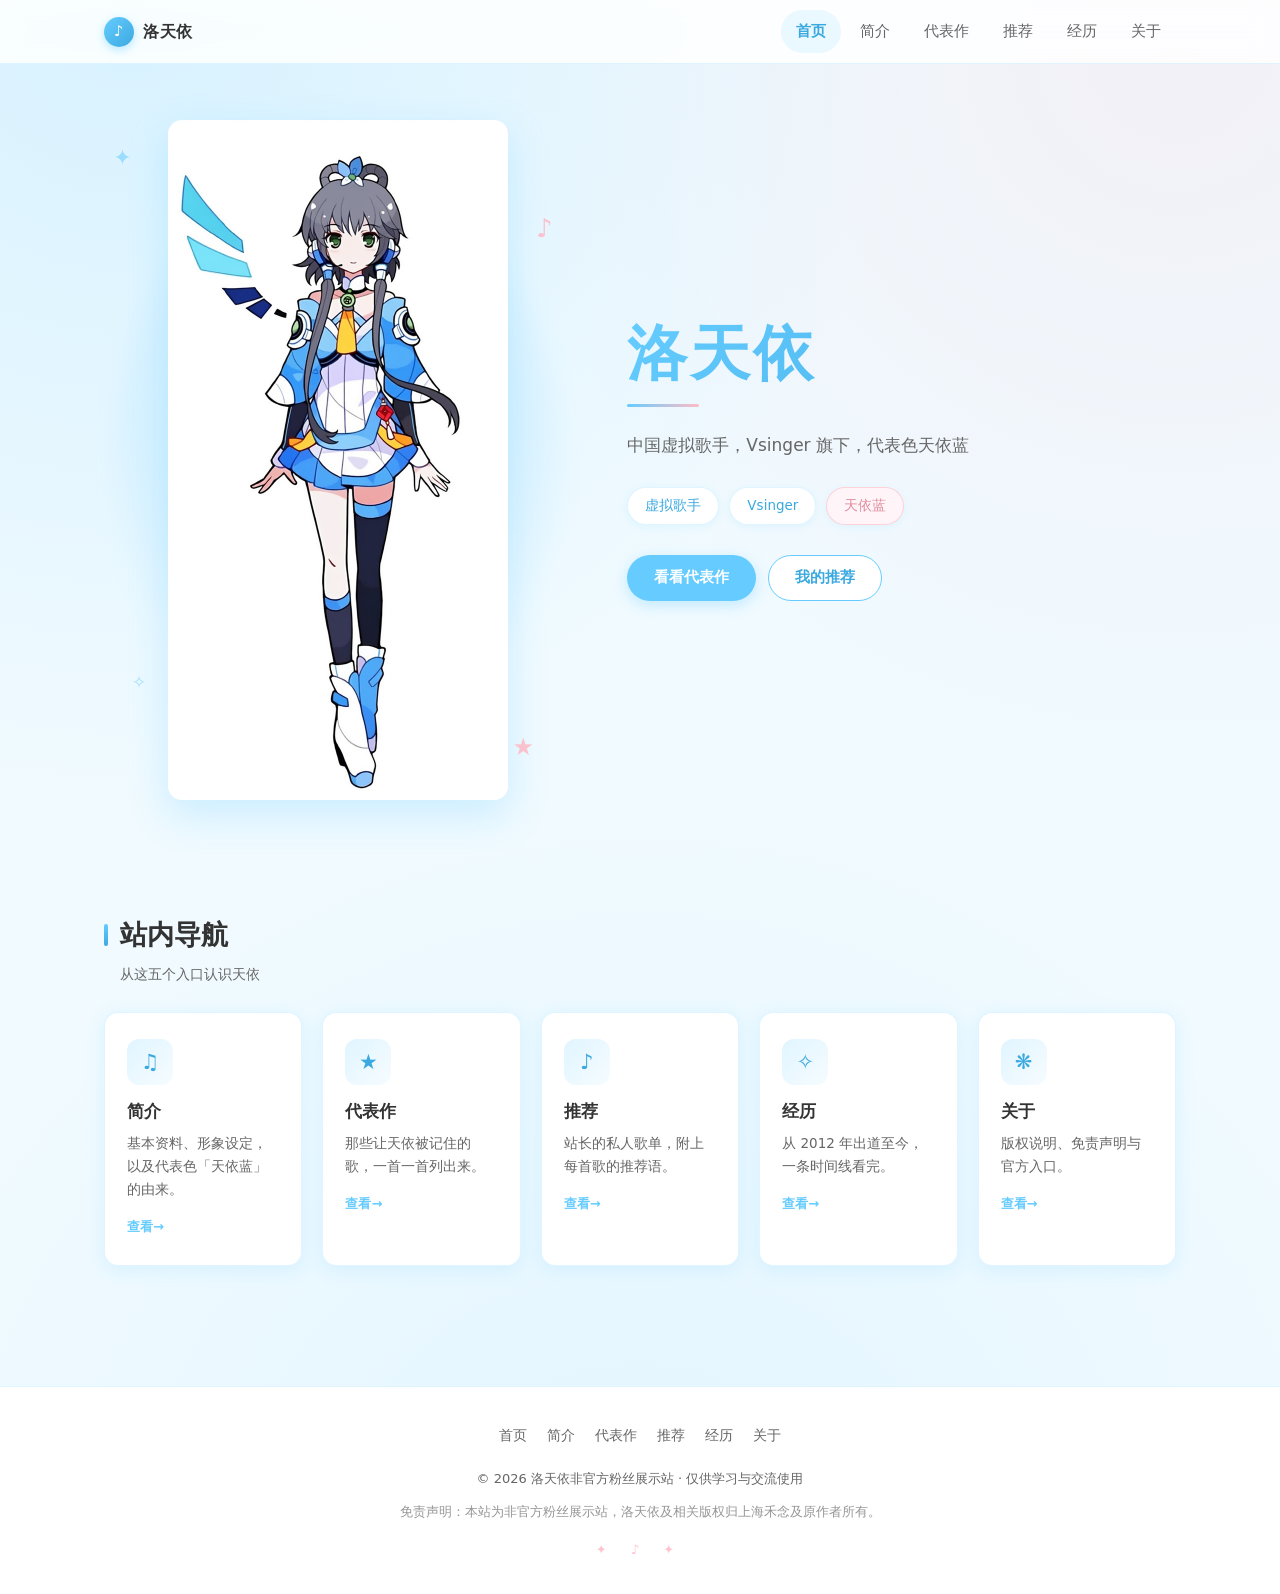
<file: index.html>
<!DOCTYPE html>
<html lang="zh-CN">
<head>
  <meta charset="UTF-8">
  <meta name="viewport" content="width=device-width, initial-scale=1.0">
  <!-- 内容安全策略：只允许加载本站资源（脚本 / 样式 / 图片 / 网络请求全部限定同源）。
       唯一例外是 style-src 的 'unsafe-inline' —— 页面里用了 style="" 内联属性。 -->
  <meta http-equiv="Content-Security-Policy"
        content="default-src 'self'; img-src 'self'; style-src 'self' 'unsafe-inline'; script-src 'self'; connect-src 'self'; base-uri 'self'; form-action 'none'; object-src 'none'; frame-src 'none'">
  <title>洛天依 · 天依蓝的歌声</title>
  <meta name="description" content="洛天依非官方粉丝展示站 —— 中国虚拟歌手洛天依的简介、代表作、推荐歌曲与经历。">
  <meta name="theme-color" content="#66CCFF">
  <link rel="stylesheet" href="css/style.css">
</head>

<body>

  <!-- ======================================================================
       顶部固定导航栏（全站统一，仅 active 类的位置不同）
       ====================================================================== -->
  <header class="nav">
    <div class="nav-inner">

      <a class="brand" href="index.html">
        <span class="brand-mark">♪</span>
        <span class="brand-name">洛天依</span>
      </a>

      <button class="nav-toggle" id="navToggle" type="button"
              aria-label="打开导航菜单" aria-expanded="false" aria-controls="navLinks">
        <span></span><span></span><span></span>
      </button>

      <nav class="nav-links" id="navLinks">
        <!-- 当前页 = index.html，故此项高亮 -->
        <a href="index.html" class="active" aria-current="page">首页</a>
        <a href="profile.html">简介</a>
        <a href="works.html">代表作</a>
        <a href="recommendations.html">推荐</a>
        <a href="history.html">经历</a>
        <a href="about.html">关于</a>
      </nav>

    </div>
  </header>

  <main>

    <!-- ====================================================================
         Hero：左侧立绘，右侧文字（移动端自动改为上下排列）
         ==================================================================== -->
    <section class="hero container">

      <!-- 立绘区 -->
      <div class="hero-visual">
        <!-- 装饰用的星星与音符（纯装饰，可整组删除） -->
        <span class="deco d1" aria-hidden="true">✦</span>
        <span class="deco d2 pink" aria-hidden="true">♪</span>
        <span class="deco d3" aria-hidden="true">✧</span>
        <span class="deco d4 pink" aria-hidden="true">★</span>

        <!-- 立绘图。换图时请沿用这个文件名（images/tianyi.jpg），
             尺寸建议 680×1360 左右 —— 页面上最大显示 340px 宽，
             680px 刚好覆盖 2 倍屏，再大只是白白增加体积。 -->
        <img class="hero-avatar"
             src="images/tianyi.jpg"
             alt="洛天依立绘">
      </div>

      <!-- 文字区 -->
      <div class="hero-text">
        <h1 class="hero-name">洛天依</h1>

        <p class="hero-tagline">中国虚拟歌手，Vsinger 旗下，代表色天依蓝</p>

        <ul class="tags">
          <li class="tag">虚拟歌手</li>
          <li class="tag">Vsinger</li>
          <li class="tag tag-pink">天依蓝</li>
        </ul>

        <div class="hero-actions">
          <a class="btn" href="works.html">看看代表作</a>
          <a class="btn btn-outline" href="recommendations.html">我的推荐</a>
        </div>
      </div>

    </section>


    <!-- ====================================================================
         5 个模块卡片：简介 / 代表作 / 推荐 / 经历 / 关于
         ==================================================================== -->
    <section class="section container">
      <div class="section-head">
        <h2 class="section-title">站内导航</h2>
        <p class="section-sub">从这五个入口认识天依</p>
      </div>

      <div class="module-grid">

        <a class="module-card" href="profile.html">
          <span class="module-icon" aria-hidden="true">♫</span>
          <h3>简介</h3>
          <p>基本资料、形象设定，以及代表色「天依蓝」的由来。</p>
          <span class="module-more">查看</span>
        </a>

        <a class="module-card" href="works.html">
          <span class="module-icon" aria-hidden="true">★</span>
          <h3>代表作</h3>
          <p>那些让天依被记住的歌，一首一首列出来。</p>
          <span class="module-more">查看</span>
        </a>

        <a class="module-card" href="recommendations.html">
          <span class="module-icon" aria-hidden="true">♪</span>
          <h3>推荐</h3>
          <p>站长的私人歌单，附上每首歌的推荐语。</p>
          <span class="module-more">查看</span>
        </a>

        <a class="module-card" href="history.html">
          <span class="module-icon" aria-hidden="true">✧</span>
          <h3>经历</h3>
          <p>从 2012 年出道至今，一条时间线看完。</p>
          <span class="module-more">查看</span>
        </a>

        <a class="module-card" href="about.html">
          <span class="module-icon" aria-hidden="true">❋</span>
          <h3>关于</h3>
          <p>版权说明、免责声明与官方入口。</p>
          <span class="module-more">查看</span>
        </a>

      </div>
    </section>

  </main>


  <!-- ======================================================================
       页脚（全站统一）
       ====================================================================== -->
  <footer class="footer">
    <div class="container">

      <nav class="footer-links">
        <a href="index.html">首页</a>
        <a href="profile.html">简介</a>
        <a href="works.html">代表作</a>
        <a href="recommendations.html">推荐</a>
        <a href="history.html">经历</a>
        <a href="about.html">关于</a>
      </nav>

      <p class="footer-copy">
        © <span id="year">2025</span> 洛天依非官方粉丝展示站 · 仅供学习与交流使用
      </p>

      <!-- 免责声明：全站统一文案，请勿删除 -->
      <p class="footer-disclaimer">
        免责声明：本站为非官方粉丝展示站，洛天依及相关版权归上海禾念及原作者所有。
      </p>

      <p class="footer-star" aria-hidden="true">✦ ♪ ✦</p>

    </div>
  </footer>

  <script src="js/main.js"></script>
</body>
</html>
</file>
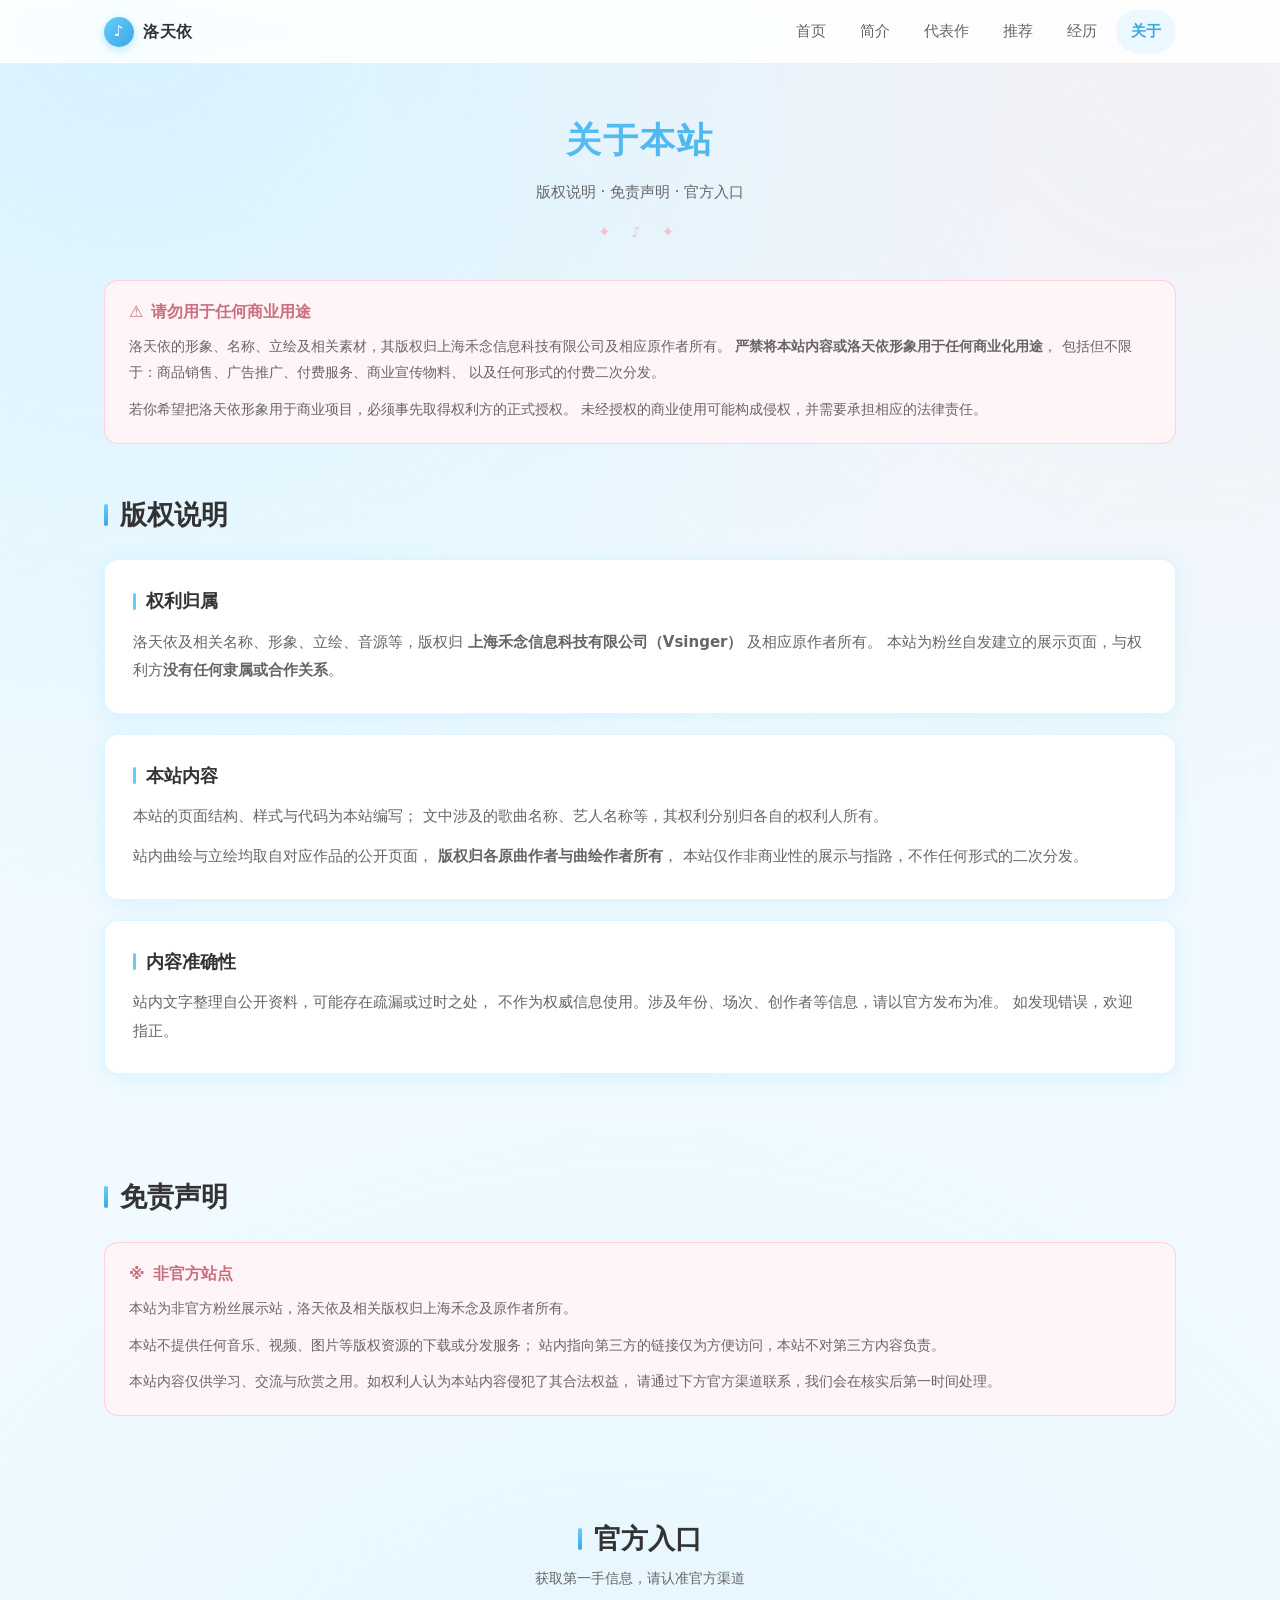
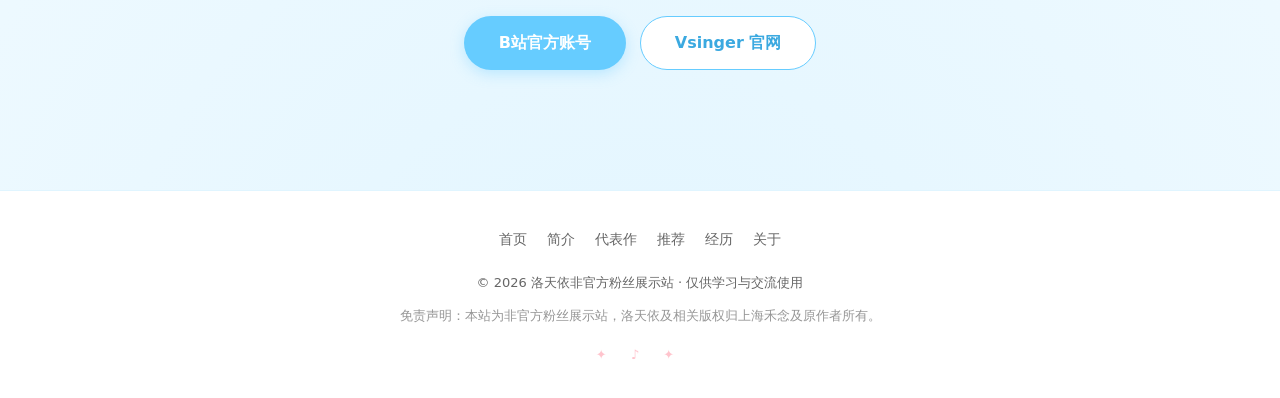
<file: about.html>
<!DOCTYPE html>
<html lang="zh-CN">
<head>
  <meta charset="UTF-8">
  <meta name="viewport" content="width=device-width, initial-scale=1.0">
  <!-- 内容安全策略：只允许加载本站资源（脚本 / 样式 / 图片 / 网络请求全部限定同源）。
       唯一例外是 style-src 的 'unsafe-inline' —— 页面里用了 style="" 内联属性。 -->
  <meta http-equiv="Content-Security-Policy"
        content="default-src 'self'; img-src 'self'; style-src 'self' 'unsafe-inline'; script-src 'self'; connect-src 'self'; base-uri 'self'; form-action 'none'; object-src 'none'; frame-src 'none'">
  <title>关于 · 洛天依</title>
  <meta name="description" content="本站版权说明、免责声明与官方入口。洛天依形象严禁用于商业化用途。">
  <meta name="theme-color" content="#66CCFF">
  <link rel="stylesheet" href="css/style.css">
</head>

<body>

  <!-- 顶部固定导航：当前页为「关于」 -->
  <header class="nav">
    <div class="nav-inner">
      <a class="brand" href="index.html">
        <span class="brand-mark">♪</span>
        <span class="brand-name">洛天依</span>
      </a>
      <button class="nav-toggle" id="navToggle" type="button"
              aria-label="打开导航菜单" aria-expanded="false" aria-controls="navLinks">
        <span></span><span></span><span></span>
      </button>
      <nav class="nav-links" id="navLinks">
        <a href="index.html">首页</a>
        <a href="profile.html">简介</a>
        <a href="works.html">代表作</a>
        <a href="recommendations.html">推荐</a>
        <a href="history.html">经历</a>
        <a href="about.html" class="active" aria-current="page">关于</a>
      </nav>
    </div>
  </header>

  <main>

    <div class="page-head container">
      <h1>关于本站</h1>
      <p>版权说明 · 免责声明 · 官方入口</p>
      <p class="head-deco" aria-hidden="true">✦ ♪ ✦</p>
    </div>


    <!-- ==================================================================
         最重要的提示：禁止商业化
         ================================================================== -->
    <section class="container" style="padding-top:28px">
      <div class="notice">
        <h3><span aria-hidden="true">⚠</span> 请勿用于任何商业用途</h3>
        <p>
          洛天依的形象、名称、立绘及相关素材，其版权归上海禾念信息科技有限公司及相应原作者所有。
          <strong>严禁将本站内容或洛天依形象用于任何商业化用途</strong>，
          包括但不限于：商品销售、广告推广、付费服务、商业宣传物料、
          以及任何形式的付费二次分发。
        </p>
        <p>
          若你希望把洛天依形象用于商业项目，必须事先取得权利方的正式授权。
          未经授权的商业使用可能构成侵权，并需要承担相应的法律责任。
        </p>
      </div>
    </section>


    <!-- ==================================================================
         版权说明
         ================================================================== -->
    <section class="section container">
      <div class="section-head">
        <h2 class="section-title">版权说明</h2>
      </div>

      <div class="card">
        <h3>权利归属</h3>
        <p>
          洛天依及相关名称、形象、立绘、音源等，版权归
          <strong>上海禾念信息科技有限公司（Vsinger）</strong> 及相应原作者所有。
          本站为粉丝自发建立的展示页面，与权利方<b>没有任何隶属或合作关系</b>。
        </p>
      </div>

      <div class="card">
        <h3>本站内容</h3>
        <p>
          本站的页面结构、样式与代码为本站编写；
          文中涉及的歌曲名称、艺人名称等，其权利分别归各自的权利人所有。
        </p>
        <p>
          站内曲绘与立绘均取自对应作品的公开页面，
          <strong>版权归各原曲作者与曲绘作者所有</strong>，
          本站仅作非商业性的展示与指路，不作任何形式的二次分发。
        </p>
      </div>

      <div class="card">
        <h3>内容准确性</h3>
        <p>
          站内文字整理自公开资料，可能存在疏漏或过时之处，
          不作为权威信息使用。涉及年份、场次、创作者等信息，请以官方发布为准。
          如发现错误，欢迎指正。
        </p>
      </div>
    </section>


    <!-- ==================================================================
         免责声明
         ================================================================== -->
    <section class="section container">
      <div class="section-head">
        <h2 class="section-title">免责声明</h2>
      </div>

      <div class="notice">
        <h3><span aria-hidden="true">※</span> 非官方站点</h3>
        <p>
          本站为非官方粉丝展示站，洛天依及相关版权归上海禾念及原作者所有。
        </p>
        <p>
          本站不提供任何音乐、视频、图片等版权资源的下载或分发服务；
          站内指向第三方的链接仅为方便访问，本站不对第三方内容负责。
        </p>
        <p>
          本站内容仅供学习、交流与欣赏之用。如权利人认为本站内容侵犯了其合法权益，
          请通过下方官方渠道联系，我们会在核实后第一时间处理。
        </p>
      </div>
    </section>


    <!-- ==================================================================
         官方入口
         ================================================================== -->
    <section class="section container">
      <div class="section-head center">
        <h2 class="section-title" style="justify-content:center">官方入口</h2>
        <p class="section-sub" style="margin-left:0">获取第一手信息，请认准官方渠道</p>
      </div>

      <div class="btn-row">
        <a class="btn btn-lg" href="https://space.bilibili.com/36081646"
           target="_blank" rel="noopener noreferrer">B站官方账号</a>
        <a class="btn btn-outline btn-lg" href="https://vsinger.com/"
           target="_blank" rel="noopener noreferrer">Vsinger 官网</a>
      </div>
    </section>

  </main>


  <!-- 页脚（全站统一） -->
  <footer class="footer">
    <div class="container">
      <nav class="footer-links">
        <a href="index.html">首页</a>
        <a href="profile.html">简介</a>
        <a href="works.html">代表作</a>
        <a href="recommendations.html">推荐</a>
        <a href="history.html">经历</a>
        <a href="about.html">关于</a>
      </nav>
      <p class="footer-copy">
        © <span id="year">2025</span> 洛天依非官方粉丝展示站 · 仅供学习与交流使用
      </p>
      <p class="footer-disclaimer">
        免责声明：本站为非官方粉丝展示站，洛天依及相关版权归上海禾念及原作者所有。
      </p>
      <p class="footer-star" aria-hidden="true">✦ ♪ ✦</p>
    </div>
  </footer>

  <script src="js/main.js"></script>
</body>
</html>
</file>
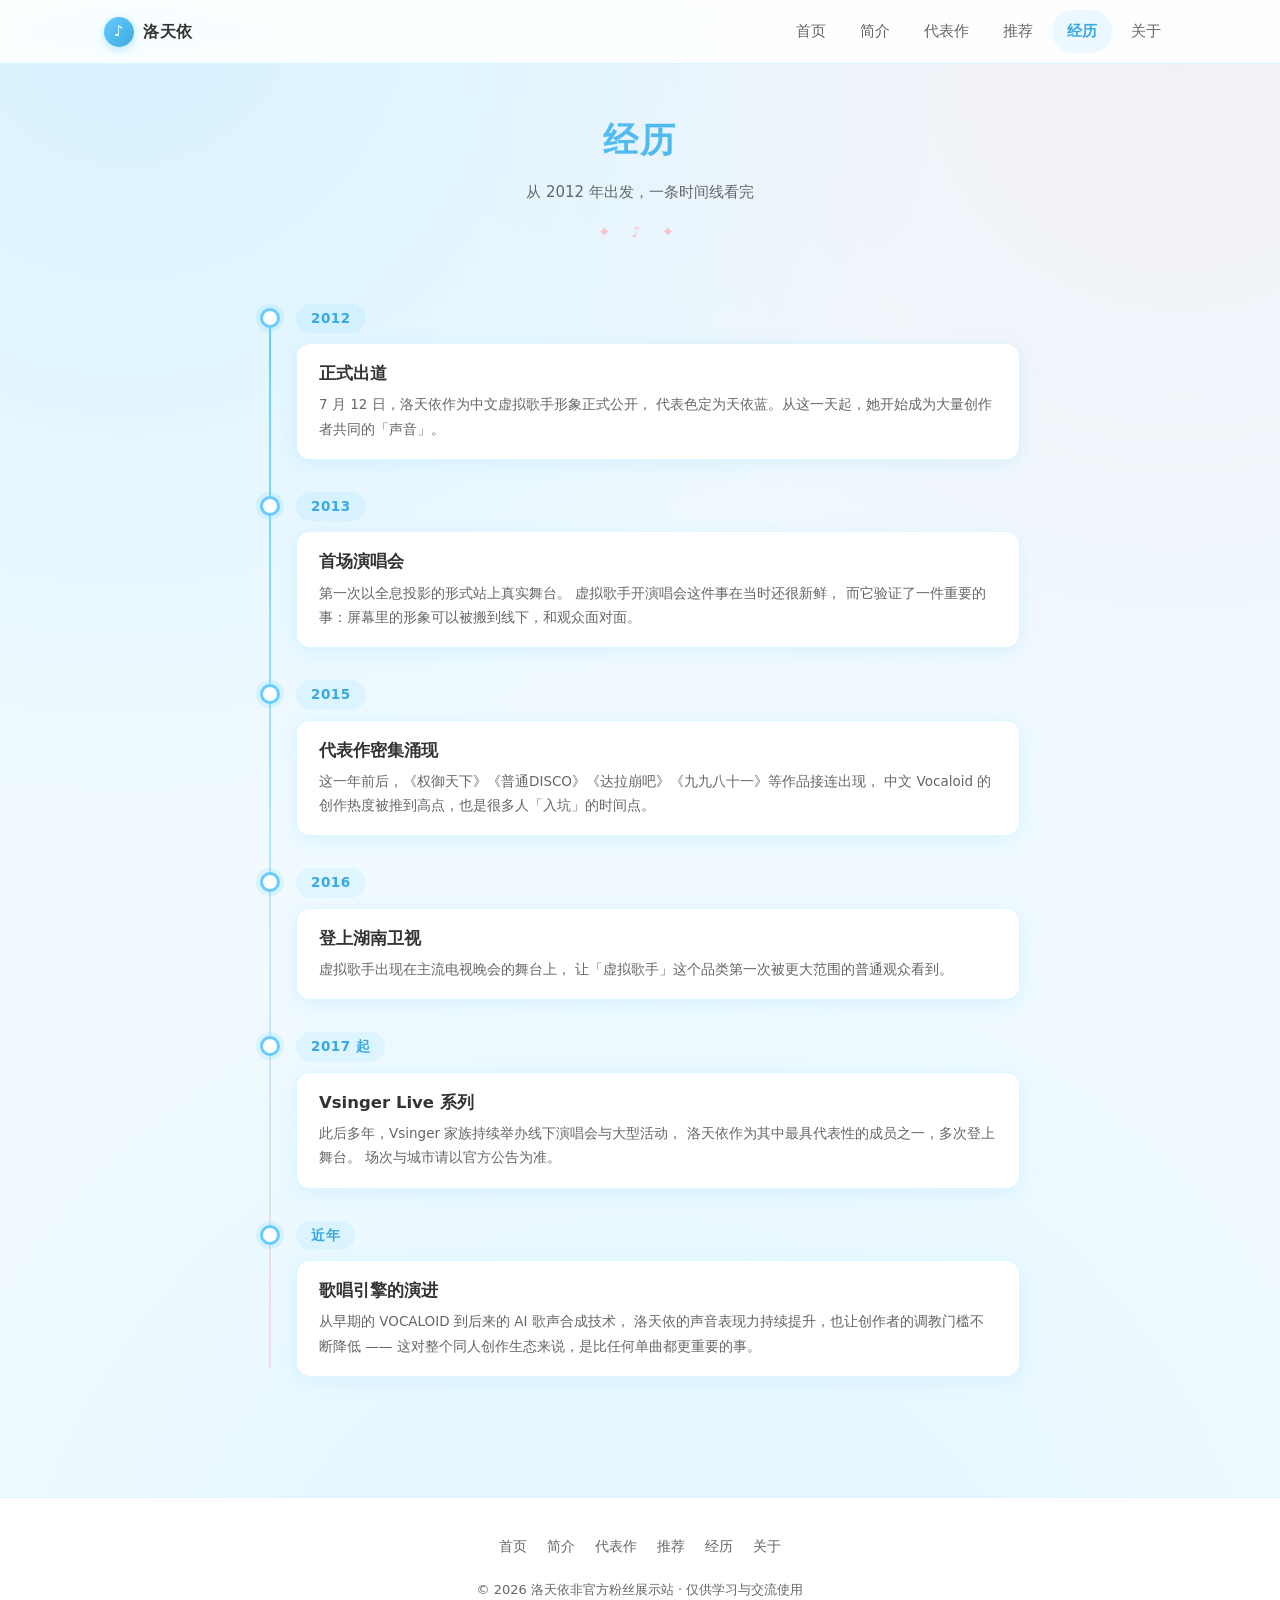
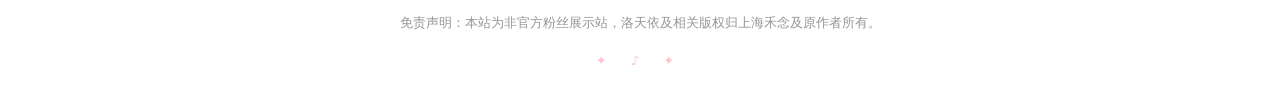
<file: history.html>
<!DOCTYPE html>
<html lang="zh-CN">
<head>
  <meta charset="UTF-8">
  <meta name="viewport" content="width=device-width, initial-scale=1.0">
  <!-- 内容安全策略：只允许加载本站资源（脚本 / 样式 / 图片 / 网络请求全部限定同源）。
       唯一例外是 style-src 的 'unsafe-inline' —— 页面里用了 style="" 内联属性。 -->
  <meta http-equiv="Content-Security-Policy"
        content="default-src 'self'; img-src 'self'; style-src 'self' 'unsafe-inline'; script-src 'self'; connect-src 'self'; base-uri 'self'; form-action 'none'; object-src 'none'; frame-src 'none'">
  <title>经历 · 洛天依</title>
  <meta name="description" content="洛天依经历时间线：2012 出道、2013 首场演唱会、2016 登上湖南卫视、Vsinger Live 系列等。">
  <meta name="theme-color" content="#66CCFF">
  <link rel="stylesheet" href="css/style.css">
</head>

<body>

  <!-- 顶部固定导航：当前页为「经历」 -->
  <header class="nav">
    <div class="nav-inner">
      <a class="brand" href="index.html">
        <span class="brand-mark">♪</span>
        <span class="brand-name">洛天依</span>
      </a>
      <button class="nav-toggle" id="navToggle" type="button"
              aria-label="打开导航菜单" aria-expanded="false" aria-controls="navLinks">
        <span></span><span></span><span></span>
      </button>
      <nav class="nav-links" id="navLinks">
        <a href="index.html">首页</a>
        <a href="profile.html">简介</a>
        <a href="works.html">代表作</a>
        <a href="recommendations.html">推荐</a>
        <a href="history.html" class="active" aria-current="page">经历</a>
        <a href="about.html">关于</a>
      </nav>
    </div>
  </header>

  <main>

    <div class="page-head container">
      <h1>经历</h1>
      <p>从 2012 年出发，一条时间线看完</p>
      <p class="head-deco" aria-hidden="true">✦ ♪ ✦</p>
    </div>

    <!-- ==================================================================
         维护备注（不在页面上显示）

         下面的时间线目前是占位内容，只列了几个广为人知的节点。
         具体年份、活动名称与场次请以官方公告为准。

         要增删条目，直接复制整块 li.tl-item 元素即可（见下方结构说明）。
         ================================================================== -->


    <!-- ==================================================================
         垂直时间线
         结构：<li class="tl-item">
                 <span class="tl-year">年份</span>
                 <div class="tl-card"><h3>标题</h3><p>说明</p></div>
               </li>
         ================================================================== -->
    <section class="section container">
      <ol class="timeline">

        <li class="tl-item">
          <span class="tl-year">2012</span>
          <div class="tl-card">
            <h3>正式出道</h3>
            <p>
              7 月 12 日，洛天依作为中文虚拟歌手形象正式公开，
              代表色定为天依蓝。从这一天起，她开始成为大量创作者共同的「声音」。
            </p>
          </div>
        </li>

        <li class="tl-item">
          <span class="tl-year">2013</span>
          <div class="tl-card">
            <h3>首场演唱会</h3>
            <p>
              第一次以全息投影的形式站上真实舞台。
              虚拟歌手开演唱会这件事在当时还很新鲜，
              而它验证了一件重要的事：屏幕里的形象可以被搬到线下，和观众面对面。
            </p>
          </div>
        </li>

        <li class="tl-item">
          <span class="tl-year">2015</span>
          <div class="tl-card">
            <h3>代表作密集涌现</h3>
            <p>
              这一年前后，《权御天下》《普通DISCO》《达拉崩吧》《九九八十一》等作品接连出现，
              中文 Vocaloid 的创作热度被推到高点，也是很多人「入坑」的时间点。
            </p>
          </div>
        </li>

        <li class="tl-item">
          <span class="tl-year">2016</span>
          <div class="tl-card">
            <h3>登上湖南卫视</h3>
            <p>
              虚拟歌手出现在主流电视晚会的舞台上，
              让「虚拟歌手」这个品类第一次被更大范围的普通观众看到。
            </p>
          </div>
        </li>

        <li class="tl-item">
          <span class="tl-year">2017 起</span>
          <div class="tl-card">
            <h3>Vsinger Live 系列</h3>
            <p>
              此后多年，Vsinger 家族持续举办线下演唱会与大型活动，
              洛天依作为其中最具代表性的成员之一，多次登上舞台。
              场次与城市请以官方公告为准。
            </p>
          </div>
        </li>

        <li class="tl-item">
          <span class="tl-year">近年</span>
          <div class="tl-card">
            <h3>歌唱引擎的演进</h3>
            <p>
              从早期的 VOCALOID 到后来的 AI 歌声合成技术，
              洛天依的声音表现力持续提升，也让创作者的调教门槛不断降低 ——
              这对整个同人创作生态来说，是比任何单曲都更重要的事。
            </p>
          </div>
        </li>

      </ol>
    </section>

  </main>


  <!-- 页脚（全站统一） -->
  <footer class="footer">
    <div class="container">
      <nav class="footer-links">
        <a href="index.html">首页</a>
        <a href="profile.html">简介</a>
        <a href="works.html">代表作</a>
        <a href="recommendations.html">推荐</a>
        <a href="history.html">经历</a>
        <a href="about.html">关于</a>
      </nav>
      <p class="footer-copy">
        © <span id="year">2025</span> 洛天依非官方粉丝展示站 · 仅供学习与交流使用
      </p>
      <p class="footer-disclaimer">
        免责声明：本站为非官方粉丝展示站，洛天依及相关版权归上海禾念及原作者所有。
      </p>
      <p class="footer-star" aria-hidden="true">✦ ♪ ✦</p>
    </div>
  </footer>

  <script src="js/main.js"></script>
</body>
</html>
</file>
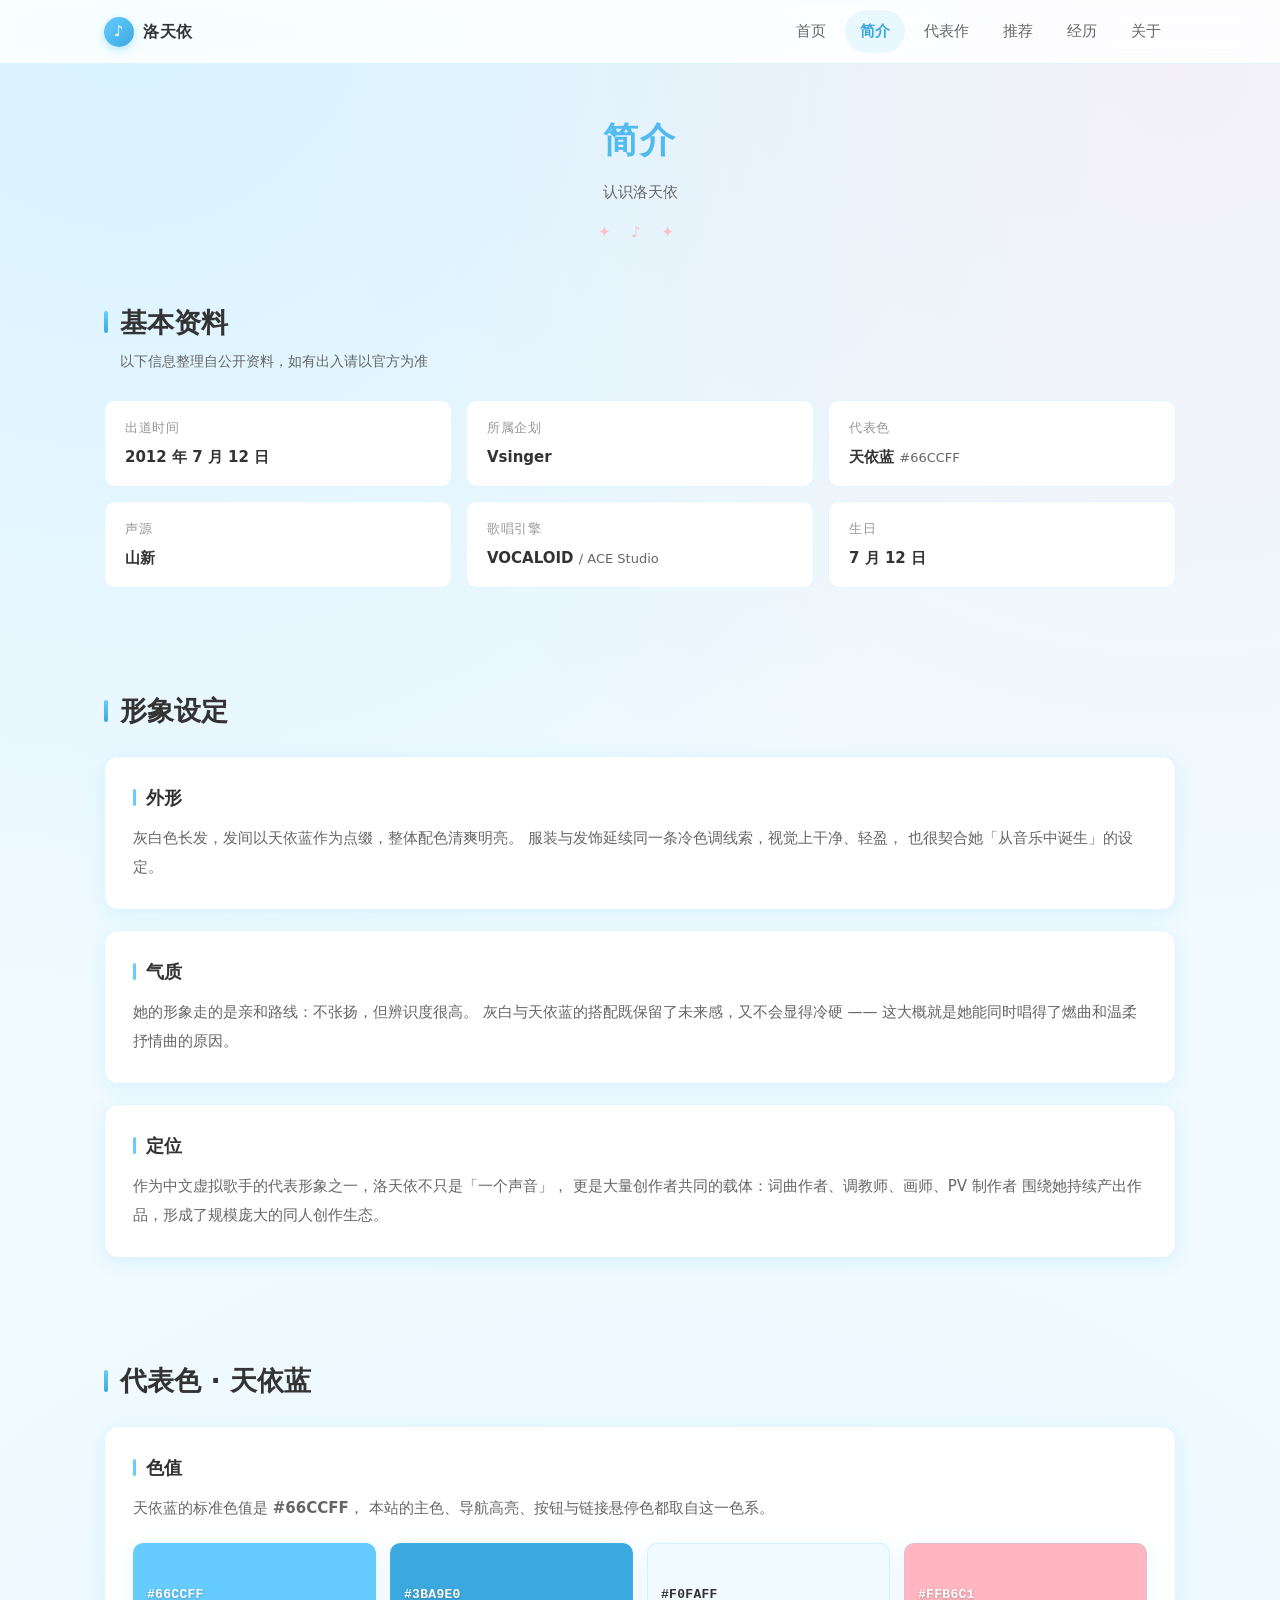
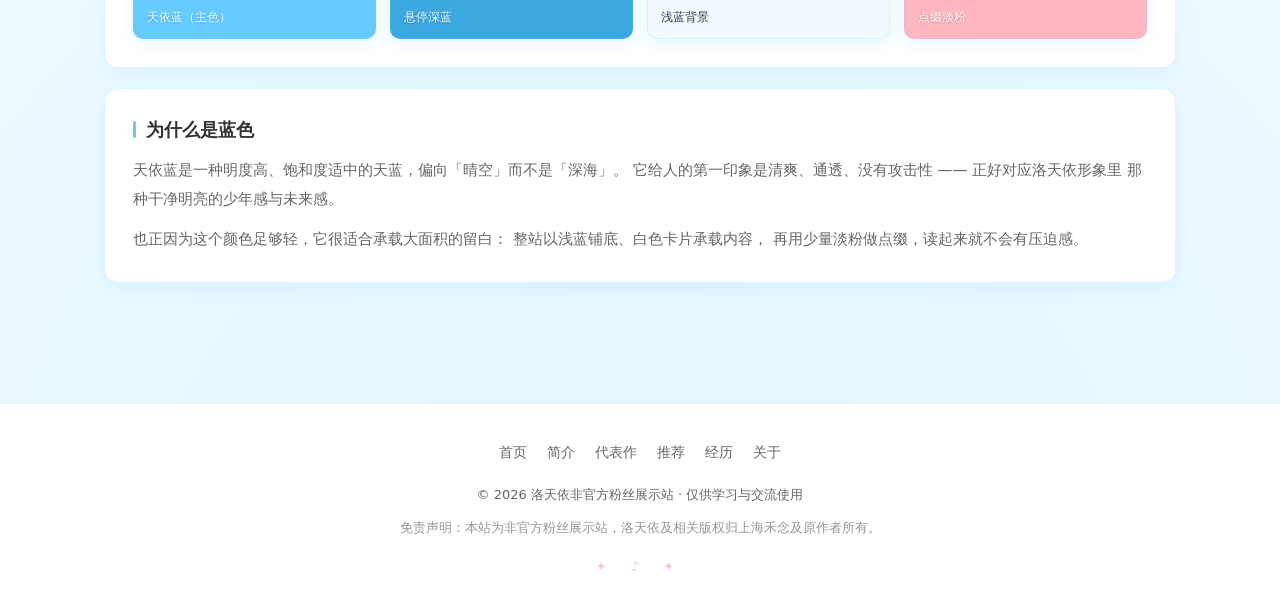
<file: profile.html>
<!DOCTYPE html>
<html lang="zh-CN">
<head>
  <meta charset="UTF-8">
  <meta name="viewport" content="width=device-width, initial-scale=1.0">
  <!-- 内容安全策略：只允许加载本站资源（脚本 / 样式 / 图片 / 网络请求全部限定同源）。
       唯一例外是 style-src 的 'unsafe-inline' —— 页面里用了 style="" 内联属性。 -->
  <meta http-equiv="Content-Security-Policy"
        content="default-src 'self'; img-src 'self'; style-src 'self' 'unsafe-inline'; script-src 'self'; connect-src 'self'; base-uri 'self'; form-action 'none'; object-src 'none'; frame-src 'none'">
  <title>简介 · 洛天依</title>
  <meta name="description" content="洛天依基本资料、形象设定与代表色「天依蓝」说明。">
  <meta name="theme-color" content="#66CCFF">
  <link rel="stylesheet" href="css/style.css">
</head>

<body>

  <!-- 顶部固定导航：当前页为「简介」 -->
  <header class="nav">
    <div class="nav-inner">
      <a class="brand" href="index.html">
        <span class="brand-mark">♪</span>
        <span class="brand-name">洛天依</span>
      </a>
      <button class="nav-toggle" id="navToggle" type="button"
              aria-label="打开导航菜单" aria-expanded="false" aria-controls="navLinks">
        <span></span><span></span><span></span>
      </button>
      <nav class="nav-links" id="navLinks">
        <a href="index.html">首页</a>
        <a href="profile.html" class="active" aria-current="page">简介</a>
        <a href="works.html">代表作</a>
        <a href="recommendations.html">推荐</a>
        <a href="history.html">经历</a>
        <a href="about.html">关于</a>
      </nav>
    </div>
  </header>

  <main>

    <!-- 页面标题 -->
    <div class="page-head container">
      <h1>简介</h1>
      <p>认识洛天依</p>
      <p class="head-deco" aria-hidden="true">✦ ♪ ✦</p>
    </div>


    <!-- ==================================================================
         区块一：基本资料
         ================================================================== -->
    <section class="section container">
      <div class="section-head">
        <h2 class="section-title">基本资料</h2>
        <p class="section-sub">以下信息整理自公开资料，如有出入请以官方为准</p>
      </div>

      <div class="info-grid">
        <div class="info-item">
          <span class="k">出道时间</span>
          <span class="v">2012 年 7 月 12 日</span>
        </div>
        <div class="info-item">
          <span class="k">所属企划</span>
          <span class="v">Vsinger</span>
        </div>
        <div class="info-item">
          <span class="k">代表色</span>
          <span class="v">天依蓝 <span class="sub">#66CCFF</span></span>
        </div>
        <div class="info-item">
          <span class="k">声源</span>
          <span class="v">山新</span>
        </div>
        <div class="info-item">
          <span class="k">歌唱引擎</span>
          <span class="v">VOCALOID <span class="sub">/ ACE Studio</span></span>
        </div>
        <div class="info-item">
          <span class="k">生日</span>
          <span class="v">7 月 12 日</span>
        </div>
      </div>

      <!-- 【可替换】上面 6 项资料可按你的需要增删或改写 -->
    </section>


    <!-- ==================================================================
         区块二：形象设定
         ================================================================== -->
    <section class="section container">
      <div class="section-head">
        <h2 class="section-title">形象设定</h2>
      </div>

      <div class="card">
        <h3>外形</h3>
        <p>
          灰白色长发，发间以天依蓝作为点缀，整体配色清爽明亮。
          服装与发饰延续同一条冷色调线索，视觉上干净、轻盈，
          也很契合她「从音乐中诞生」的设定。
        </p>
      </div>

      <div class="card">
        <h3>气质</h3>
        <p>
          她的形象走的是亲和路线：不张扬，但辨识度很高。
          灰白与天依蓝的搭配既保留了未来感，又不会显得冷硬 ——
          这大概就是她能同时唱得了燃曲和温柔抒情曲的原因。
        </p>
      </div>

      <div class="card">
        <h3>定位</h3>
        <p>
          作为中文虚拟歌手的代表形象之一，洛天依不只是「一个声音」，
          更是大量创作者共同的载体：词曲作者、调教师、画师、PV 制作者
          围绕她持续产出作品，形成了规模庞大的同人创作生态。
        </p>
      </div>

      <!-- 【可替换】以上三段文字为本站撰写，可直接改成你自己的描述 -->
    </section>


    <!-- ==================================================================
         区块三：代表色说明
         ================================================================== -->
    <section class="section container">
      <div class="section-head">
        <h2 class="section-title">代表色 · 天依蓝</h2>
      </div>

      <div class="card">
        <h3>色值</h3>
        <p>
          天依蓝的标准色值是 <strong>#66CCFF</strong>，
          本站的主色、导航高亮、按钮与链接悬停色都取自这一色系。
        </p>

        <!-- 色卡：颜色写在行内样式里，方便你直接改 -->
        <div class="swatch-row">
          <div class="swatch" style="background:#66CCFF">
            <span>#66CCFF</span><em>天依蓝（主色）</em>
          </div>
          <div class="swatch" style="background:#3BA9E0">
            <span>#3BA9E0</span><em>悬停深蓝</em>
          </div>
          <div class="swatch light" style="background:#F0FAFF">
            <span>#F0FAFF</span><em>浅蓝背景</em>
          </div>
          <div class="swatch" style="background:#FFB6C1">
            <span>#FFB6C1</span><em>点缀淡粉</em>
          </div>
        </div>
      </div>

      <div class="card">
        <h3>为什么是蓝色</h3>
        <p>
          天依蓝是一种明度高、饱和度适中的天蓝，偏向「晴空」而不是「深海」。
          它给人的第一印象是清爽、通透、没有攻击性 —— 正好对应洛天依形象里
          那种干净明亮的少年感与未来感。
        </p>
        <p>
          也正因为这个颜色足够轻，它很适合承载大面积的留白：
          整站以浅蓝铺底、白色卡片承载内容，
          再用少量淡粉做点缀，读起来就不会有压迫感。
        </p>
      </div>
    </section>

  </main>


  <!-- 页脚（全站统一） -->
  <footer class="footer">
    <div class="container">
      <nav class="footer-links">
        <a href="index.html">首页</a>
        <a href="profile.html">简介</a>
        <a href="works.html">代表作</a>
        <a href="recommendations.html">推荐</a>
        <a href="history.html">经历</a>
        <a href="about.html">关于</a>
      </nav>
      <p class="footer-copy">
        © <span id="year">2025</span> 洛天依非官方粉丝展示站 · 仅供学习与交流使用
      </p>
      <p class="footer-disclaimer">
        免责声明：本站为非官方粉丝展示站，洛天依及相关版权归上海禾念及原作者所有。
      </p>
      <p class="footer-star" aria-hidden="true">✦ ♪ ✦</p>
    </div>
  </footer>

  <script src="js/main.js"></script>
</body>
</html>
</file>
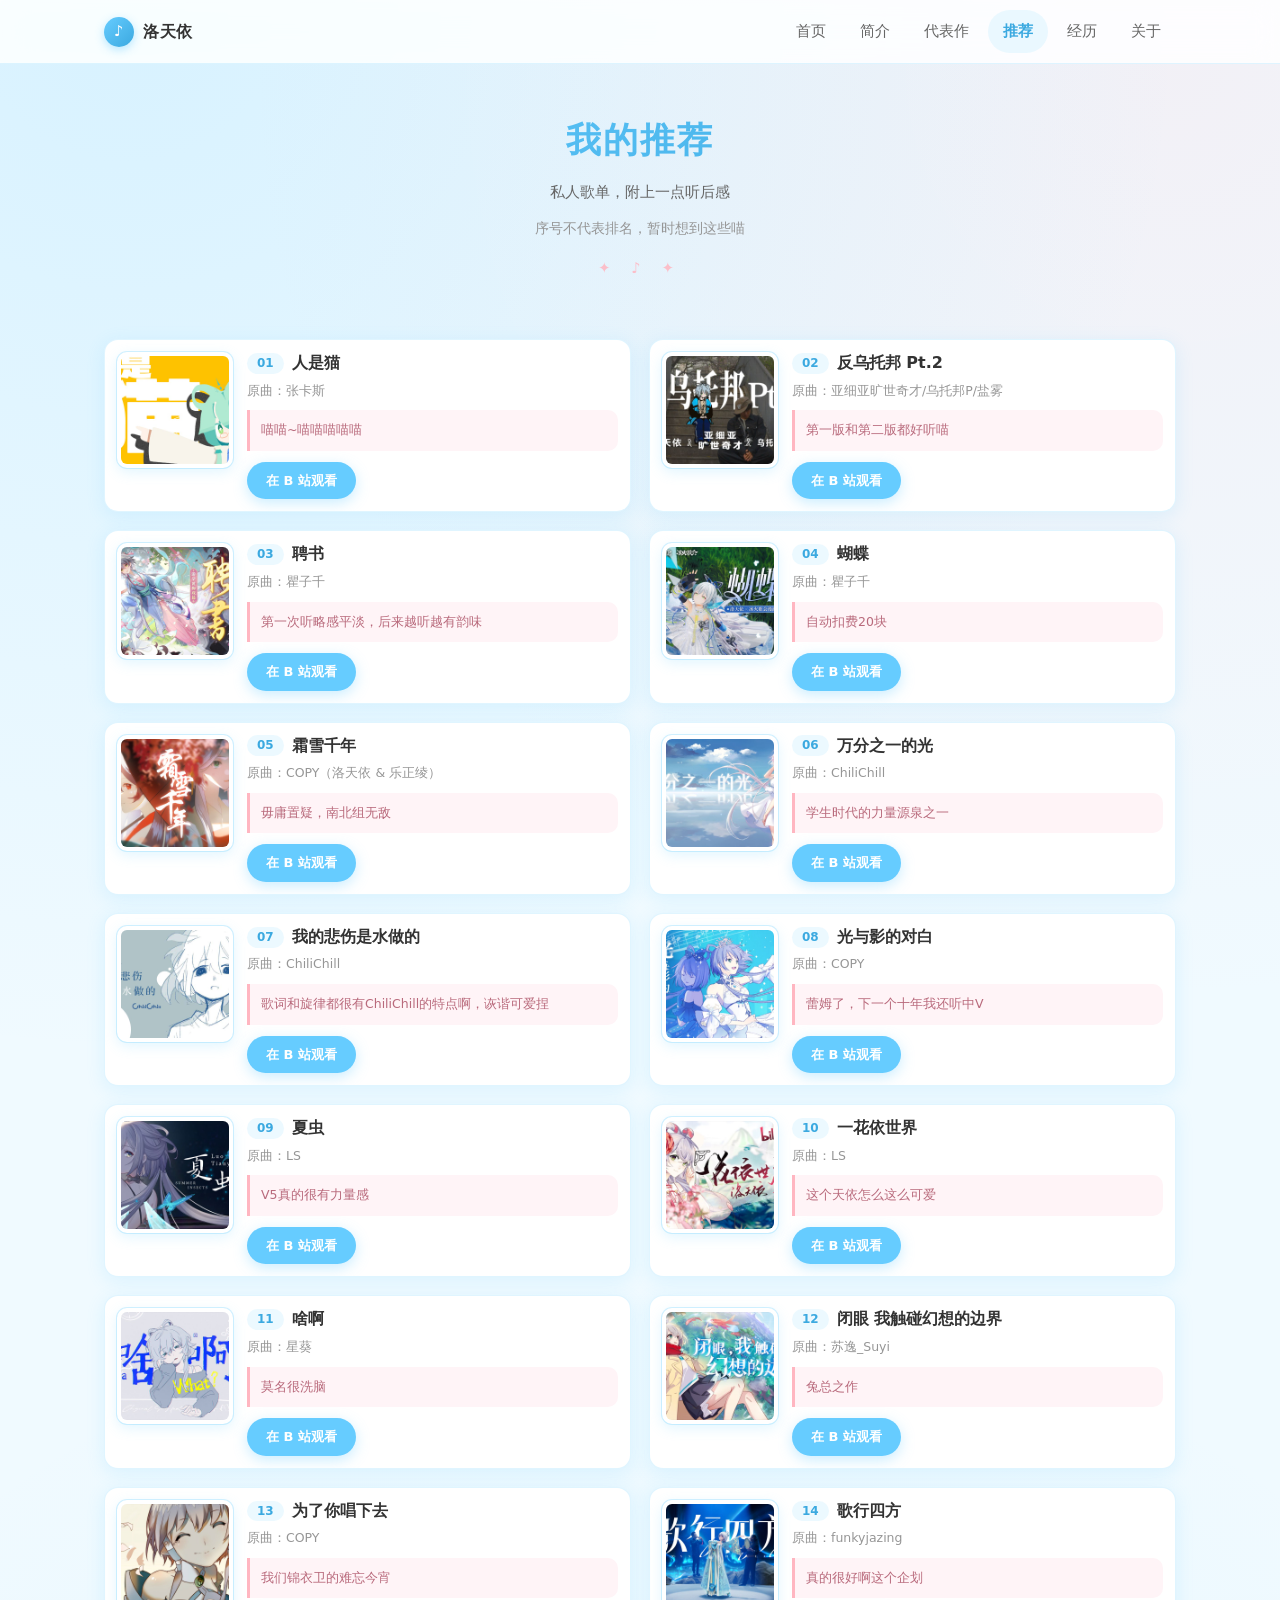
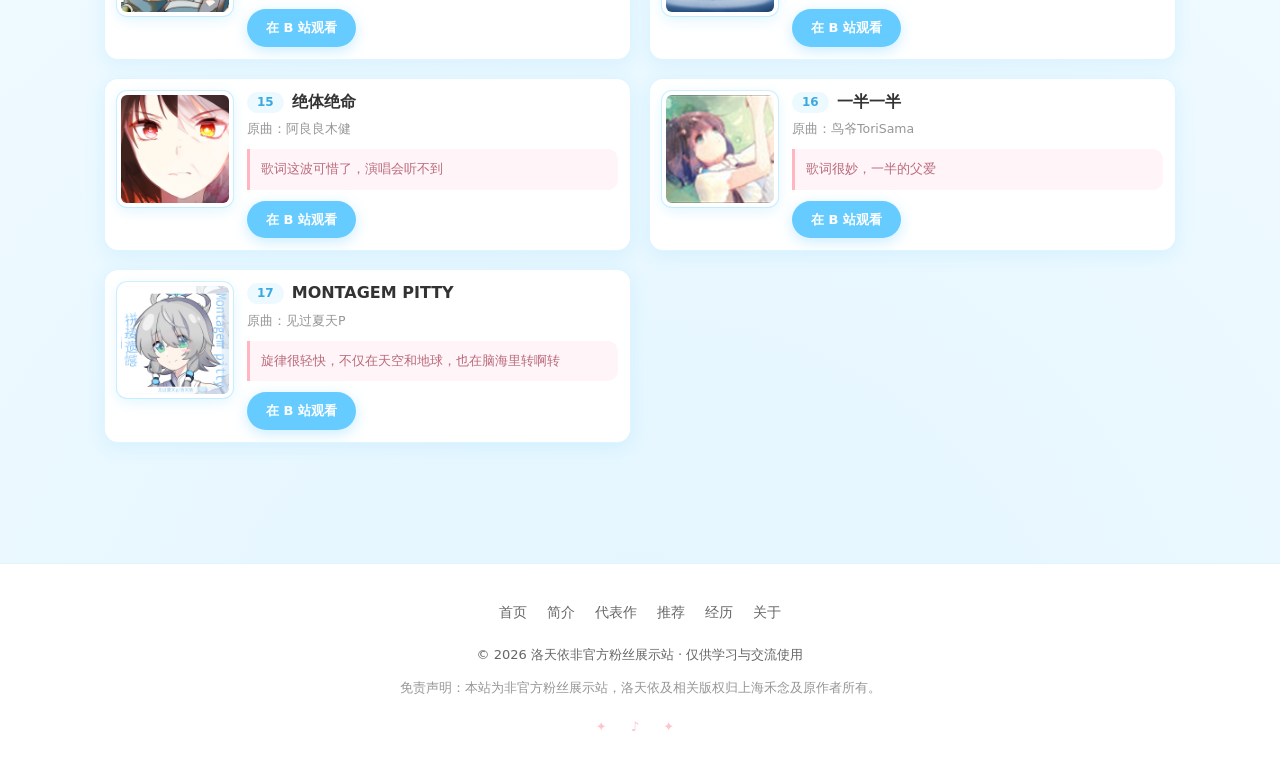
<file: recommendations.html>
<!DOCTYPE html>
<html lang="zh-CN">
<head>
  <meta charset="UTF-8">
  <meta name="viewport" content="width=device-width, initial-scale=1.0">
  <!-- 内容安全策略：只允许加载本站资源（脚本 / 样式 / 图片 / 网络请求全部限定同源）。
       唯一例外是 style-src 的 'unsafe-inline' —— 页面里用了 style="" 内联属性。 -->
  <meta http-equiv="Content-Security-Policy"
        content="default-src 'self'; img-src 'self'; style-src 'self' 'unsafe-inline'; script-src 'self'; connect-src 'self'; base-uri 'self'; form-action 'none'; object-src 'none'; frame-src 'none'">
  <title>推荐 · 洛天依</title>
  <meta name="description" content="站长私人的洛天依推荐歌单，附每首歌的推荐语。">
  <meta name="theme-color" content="#66CCFF">
  <link rel="stylesheet" href="css/style.css">
</head>

<body>

  <!-- 顶部固定导航：当前页为「推荐」 -->
  <header class="nav">
    <div class="nav-inner">
      <a class="brand" href="index.html">
        <span class="brand-mark">♪</span>
        <span class="brand-name">洛天依</span>
      </a>
      <button class="nav-toggle" id="navToggle" type="button"
              aria-label="打开导航菜单" aria-expanded="false" aria-controls="navLinks">
        <span></span><span></span><span></span>
      </button>
      <nav class="nav-links" id="navLinks">
        <a href="index.html">首页</a>
        <a href="profile.html">简介</a>
        <a href="works.html">代表作</a>
        <a href="recommendations.html" class="active" aria-current="page">推荐</a>
        <a href="history.html">经历</a>
        <a href="about.html">关于</a>
      </nav>
    </div>
  </header>

  <main>

    <div class="page-head container">
      <h1>我的推荐</h1>
      <p>私人歌单，附上一点听后感</p>
      <p style="margin-top:12px;font-size:13.5px;color:#969696">序号不代表排名，暂时想到这些喵</p>
      <p class="head-deco" aria-hidden="true">✦ ♪ ✦</p>
    </div>

    <!-- ==================================================================
         维护备注（不在页面上显示，改数据时看这里）

         本页数据来自 _data/recommendations.json，由 js/main.js 渲染。
         想加歌 / 改推荐语 / 换封面，编辑那个 JSON 就行，不用动 HTML。

         改完请双击根目录的「更新推荐数据.bat」同步一次 ——
         它会生成 _data/recommendations.js 镜像，让你直接双击网页时也能读到数据
         （浏览器出于同源策略，禁止本地网页用 fetch 读取 JSON 文件）。
         部署到服务器后，页面会优先直接读取 JSON，就不需要这一步了。
         ================================================================== -->


    <!-- ==================================================================
         歌单容器
         注意：id="recList" 是 main.js 的挂载点，class="rec-grid" 提供网格布局。
              两者都不要删，否则推荐卡片渲染不出来。
         ================================================================== -->
    <section class="section container">
      <div class="rec-grid" id="recList">
        <p class="loading">正在加载歌单…</p>
      </div>
    </section>

  </main>


  <!-- 页脚（全站统一） -->
  <footer class="footer">
    <div class="container">
      <nav class="footer-links">
        <a href="index.html">首页</a>
        <a href="profile.html">简介</a>
        <a href="works.html">代表作</a>
        <a href="recommendations.html">推荐</a>
        <a href="history.html">经历</a>
        <a href="about.html">关于</a>
      </nav>
      <p class="footer-copy">
        © <span id="year">2025</span> 洛天依非官方粉丝展示站 · 仅供学习与交流使用
      </p>
      <p class="footer-disclaimer">
        免责声明：本站为非官方粉丝展示站，洛天依及相关版权归上海禾念及原作者所有。
      </p>
      <p class="footer-star" aria-hidden="true">✦ ♪ ✦</p>
    </div>
  </footer>

  <script src="js/main.js"></script>
</body>
</html>
</file>
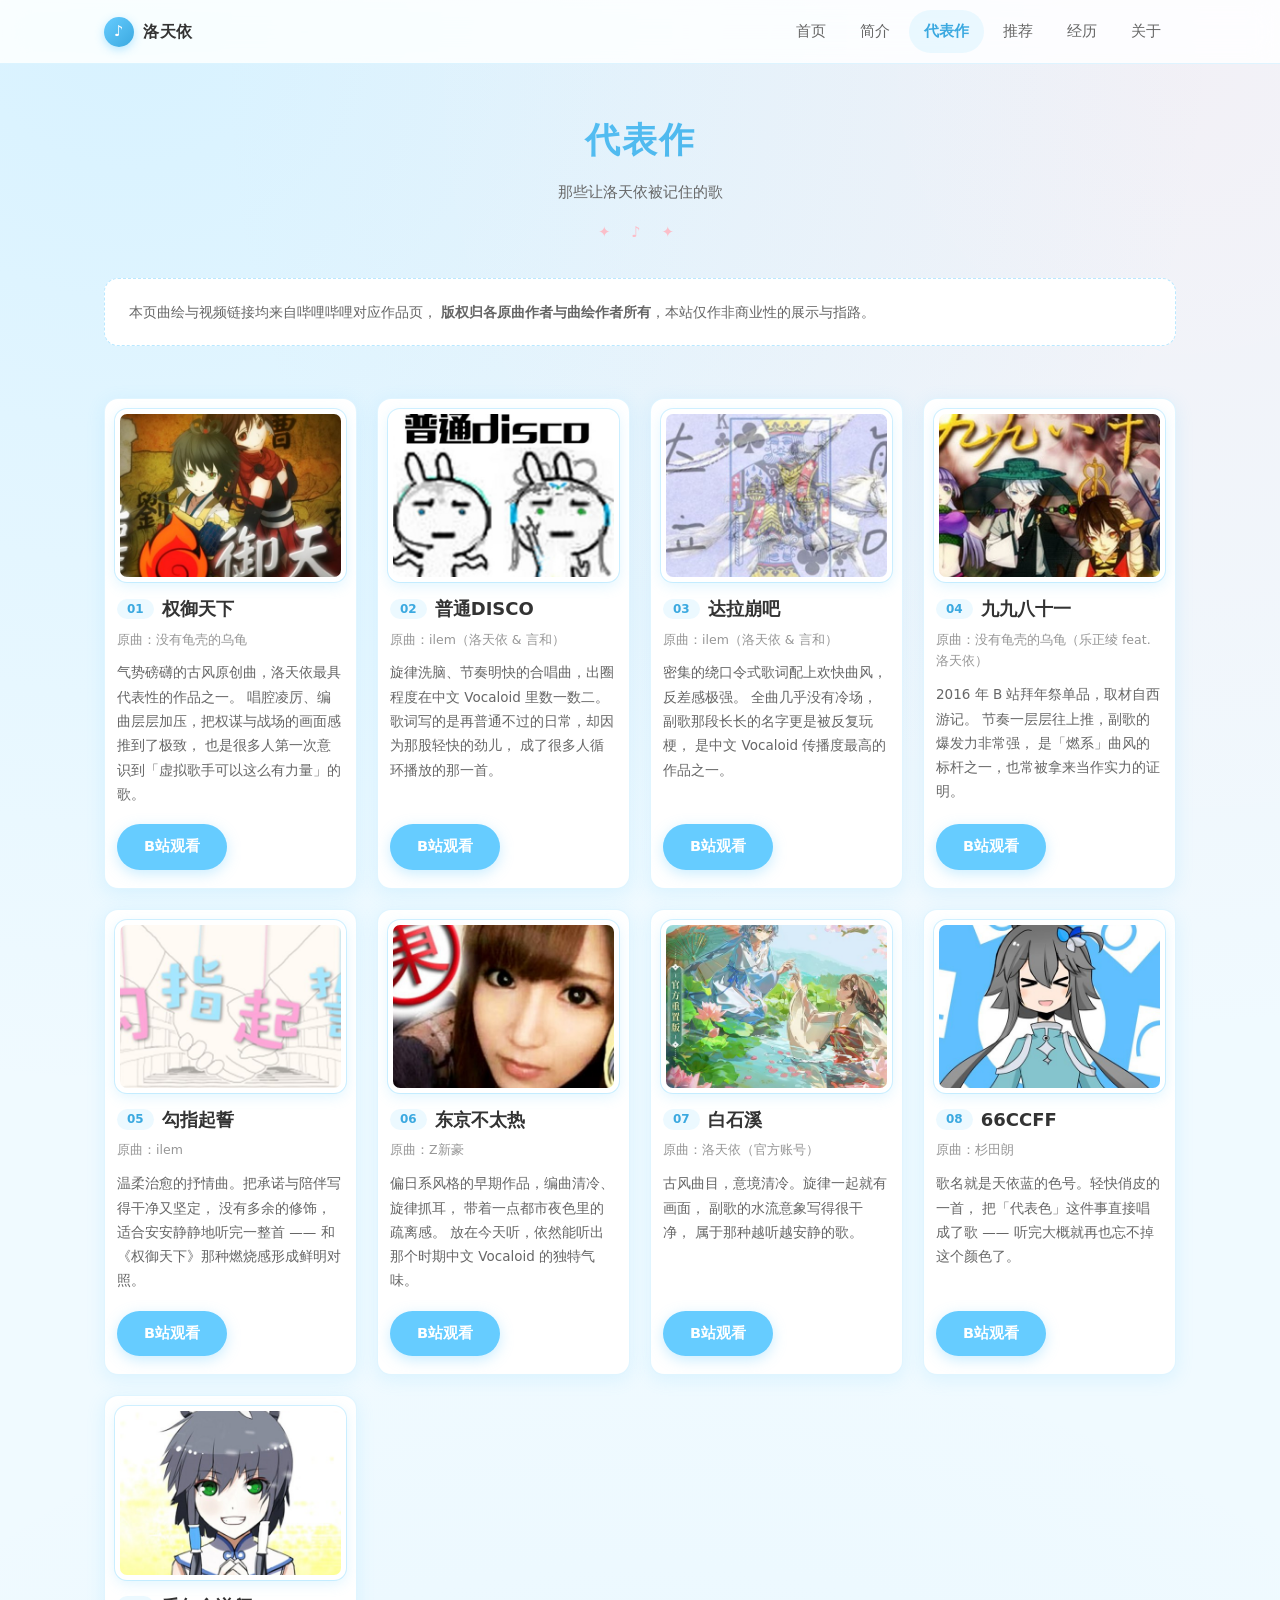
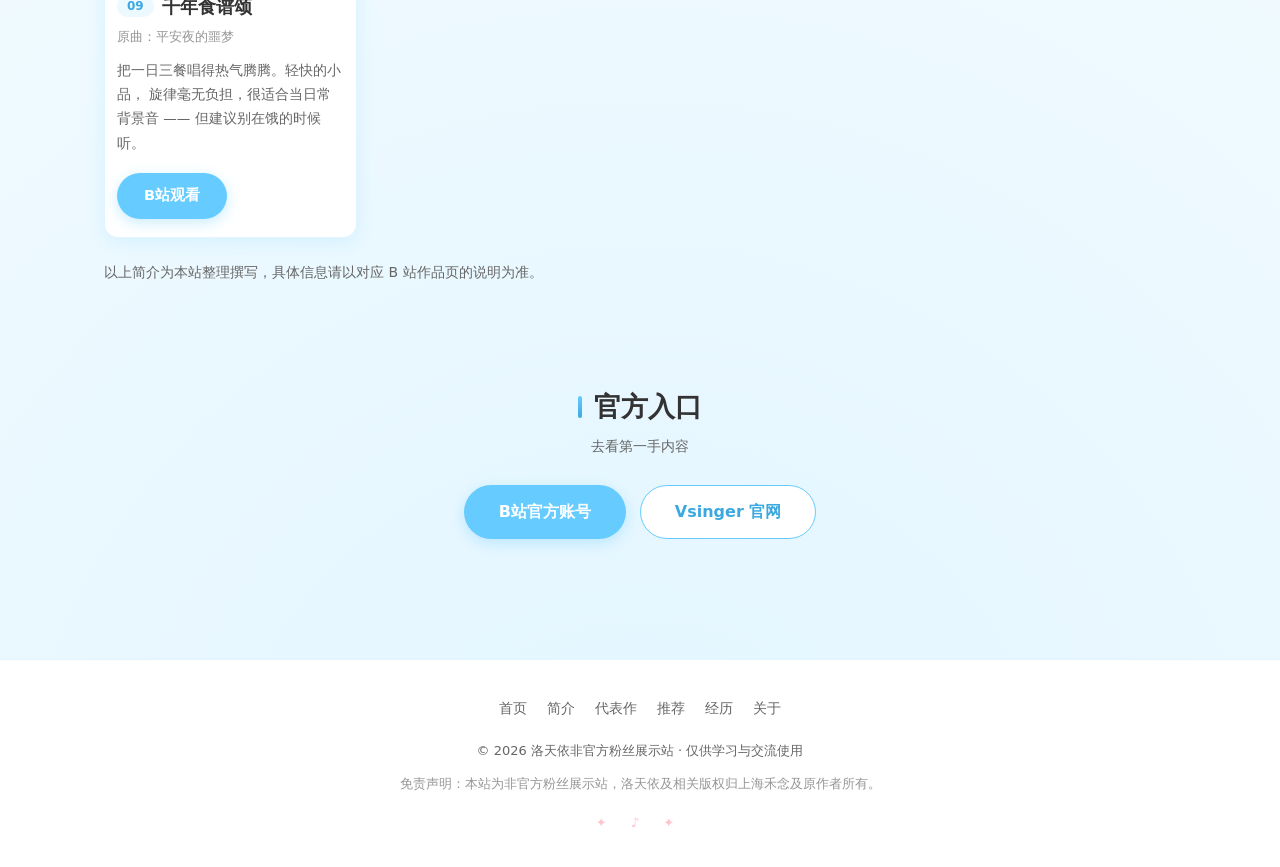
<file: works.html>
<!DOCTYPE html>
<html lang="zh-CN">
<head>
  <meta charset="UTF-8">
  <meta name="viewport" content="width=device-width, initial-scale=1.0">
  <!-- 内容安全策略：只允许加载本站资源（脚本 / 样式 / 图片 / 网络请求全部限定同源）。
       唯一例外是 style-src 的 'unsafe-inline' —— 页面里用了 style="" 内联属性。 -->
  <meta http-equiv="Content-Security-Policy"
        content="default-src 'self'; img-src 'self'; style-src 'self' 'unsafe-inline'; script-src 'self'; connect-src 'self'; base-uri 'self'; form-action 'none'; object-src 'none'; frame-src 'none'">
  <title>代表作 · 洛天依</title>
  <meta name="description" content="洛天依代表作合集：权御天下、普通DISCO、达拉崩吧、九九八十一、勾指起誓、东京不太热。">
  <meta name="theme-color" content="#66CCFF">
  <link rel="stylesheet" href="css/style.css">
</head>

<body>

  <!-- 顶部固定导航：当前页为「代表作」 -->
  <header class="nav">
    <div class="nav-inner">
      <a class="brand" href="index.html">
        <span class="brand-mark">♪</span>
        <span class="brand-name">洛天依</span>
      </a>
      <button class="nav-toggle" id="navToggle" type="button"
              aria-label="打开导航菜单" aria-expanded="false" aria-controls="navLinks">
        <span></span><span></span><span></span>
      </button>
      <nav class="nav-links" id="navLinks">
        <a href="index.html">首页</a>
        <a href="profile.html">简介</a>
        <a href="works.html" class="active" aria-current="page">代表作</a>
        <a href="recommendations.html">推荐</a>
        <a href="history.html">经历</a>
        <a href="about.html">关于</a>
      </nav>
    </div>
  </header>

  <main>

    <div class="page-head container">
      <h1>代表作</h1>
      <p>那些让洛天依被记住的歌</p>
      <p class="head-deco" aria-hidden="true">✦ ♪ ✦</p>
    </div>

    <!-- 版权署名说明 -->
    <section class="container" style="padding-top:26px">
      <div class="tip">
        <p>
          本页曲绘与视频链接均来自哔哩哔哩对应作品页，
          <strong>版权归各原曲作者与曲绘作者所有</strong>，本站仅作非商业性的展示与指路。
        </p>
      </div>
    </section>


    <!-- ==================================================================
         歌曲卡片列表
         每张卡片：曲绘 + 序号 + 歌名 + 原曲账号 + 简介 + B站观看
         ================================================================== -->
    <section class="section container">
      <div class="works-grid">

        <!-- 01 权御天下 -->
        <article class="work-card">
          <img class="work-cover" src="images/cover1.jpg"
               alt="《权御天下》曲绘" loading="lazy">
          <div class="work-body">
            <h3 class="work-title"><span class="work-index">01</span>权御天下</h3>
            <p class="work-credit">原曲：没有龟壳的乌龟</p>
            <p class="work-desc">
              气势磅礴的古风原创曲，洛天依最具代表性的作品之一。
              唱腔凌厉、编曲层层加压，把权谋与战场的画面感推到了极致，
              也是很多人第一次意识到「虚拟歌手可以这么有力量」的歌。
            </p>
            <a class="btn" href="https://www.bilibili.com/video/BV1fx411A7hz/"
               target="_blank" rel="noopener noreferrer">B站观看</a>
          </div>
        </article>

        <!-- 02 普通DISCO -->
        <article class="work-card">
          <img class="work-cover" src="images/cover2.jpg"
               alt="《普通DISCO》曲绘" loading="lazy">
          <div class="work-body">
            <h3 class="work-title"><span class="work-index">02</span>普通DISCO</h3>
            <p class="work-credit">原曲：ilem（洛天依 &amp; 言和）</p>
            <p class="work-desc">
              旋律洗脑、节奏明快的合唱曲，出圈程度在中文 Vocaloid 里数一数二。
              歌词写的是再普通不过的日常，却因为那股轻快的劲儿，
              成了很多人循环播放的那一首。
            </p>
            <a class="btn" href="https://www.bilibili.com/video/BV1zs411S7sz/"
               target="_blank" rel="noopener noreferrer">B站观看</a>
          </div>
        </article>

        <!-- 03 达拉崩吧 -->
        <article class="work-card">
          <img class="work-cover" src="images/cover3.jpg"
               alt="《达拉崩吧》曲绘" loading="lazy">
          <div class="work-body">
            <h3 class="work-title"><span class="work-index">03</span>达拉崩吧</h3>
            <p class="work-credit">原曲：ilem（洛天依 &amp; 言和）</p>
            <p class="work-desc">
              密集的绕口令式歌词配上欢快曲风，反差感极强。
              全曲几乎没有冷场，副歌那段长长的名字更是被反复玩梗，
              是中文 Vocaloid 传播度最高的作品之一。
            </p>
            <a class="btn" href="https://www.bilibili.com/video/BV1sx411k7ug/"
               target="_blank" rel="noopener noreferrer">B站观看</a>
          </div>
        </article>

        <!-- 04 九九八十一 -->
        <article class="work-card">
          <img class="work-cover" src="images/cover4.jpg"
               alt="《九九八十一》曲绘" loading="lazy">
          <div class="work-body">
            <h3 class="work-title"><span class="work-index">04</span>九九八十一</h3>
            <p class="work-credit">原曲：没有龟壳的乌龟（乐正绫 feat. 洛天依）</p>
            <p class="work-desc">
              2016 年 B 站拜年祭单品，取材自西游记。
              节奏一层层往上推，副歌的爆发力非常强，
              是「燃系」曲风的标杆之一，也常被拿来当作实力的证明。
            </p>
            <a class="btn" href="https://www.bilibili.com/video/BV1es41197ai/"
               target="_blank" rel="noopener noreferrer">B站观看</a>
          </div>
        </article>

        <!-- 05 勾指起誓 -->
        <article class="work-card">
          <img class="work-cover" src="images/cover5.jpg"
               alt="《勾指起誓》曲绘" loading="lazy">
          <div class="work-body">
            <h3 class="work-title"><span class="work-index">05</span>勾指起誓</h3>
            <p class="work-credit">原曲：ilem</p>
            <p class="work-desc">
              温柔治愈的抒情曲。把承诺与陪伴写得干净又坚定，
              没有多余的修饰，适合安安静静地听完一整首 ——
              和《权御天下》那种燃烧感形成鲜明对照。
            </p>
            <a class="btn" href="https://www.bilibili.com/video/BV1Jb411U7u2/"
               target="_blank" rel="noopener noreferrer">B站观看</a>
          </div>
        </article>

        <!-- 06 东京不太热 -->
        <article class="work-card">
          <img class="work-cover" src="images/cover6.jpg"
               alt="《东京不太热》曲绘" loading="lazy">
          <div class="work-body">
            <h3 class="work-title"><span class="work-index">06</span>东京不太热</h3>
            <p class="work-credit">原曲：Z新豪</p>
            <p class="work-desc">
              偏日系风格的早期作品，编曲清冷、旋律抓耳，
              带着一点都市夜色里的疏离感。
              放在今天听，依然能听出那个时期中文 Vocaloid 的独特气味。
            </p>
            <a class="btn" href="https://www.bilibili.com/video/BV17s411D731/"
               target="_blank" rel="noopener noreferrer">B站观看</a>
          </div>
        </article>

        <!-- 07 白石溪 -->
        <article class="work-card">
          <img class="work-cover" src="images/cover7.jpg"
               alt="《白石溪》曲绘" loading="lazy">
          <div class="work-body">
            <h3 class="work-title"><span class="work-index">07</span>白石溪</h3>
            <p class="work-credit">原曲：洛天依（官方账号）</p>
            <p class="work-desc">
              古风曲目，意境清冷。旋律一起就有画面，
              副歌的水流意象写得很干净，
              属于那种越听越安静的歌。
            </p>
            <a class="btn" href="https://www.bilibili.com/video/BV1mNbyzfEMu/"
               target="_blank" rel="noopener noreferrer">B站观看</a>
          </div>
        </article>

        <!-- 08 66CCFF -->
        <article class="work-card">
          <img class="work-cover" src="images/cover8.jpg"
               alt="《66CCFF》曲绘" loading="lazy">
          <div class="work-body">
            <h3 class="work-title"><span class="work-index">08</span>66CCFF</h3>
            <p class="work-credit">原曲：杉田朗</p>
            <p class="work-desc">
              歌名就是天依蓝的色号。轻快俏皮的一首，
              把「代表色」这件事直接唱成了歌 ——
              听完大概就再也忘不掉这个颜色了。
            </p>
            <a class="btn" href="https://www.bilibili.com/video/BV1ix411F7TB/"
               target="_blank" rel="noopener noreferrer">B站观看</a>
          </div>
        </article>

        <!-- 09 千年食谱颂 -->
        <article class="work-card">
          <img class="work-cover" src="images/cover9.jpg"
               alt="《千年食谱颂》曲绘" loading="lazy">
          <div class="work-body">
            <h3 class="work-title"><span class="work-index">09</span>千年食谱颂</h3>
            <p class="work-credit">原曲：平安夜的噩梦</p>
            <p class="work-desc">
              把一日三餐唱得热气腾腾。轻快的小品，
              旋律毫无负担，很适合当日常背景音 ——
              但建议别在饿的时候听。
            </p>
            <a class="btn" href="https://www.bilibili.com/video/BV1Jx411F7tf/"
               target="_blank" rel="noopener noreferrer">B站观看</a>
          </div>
        </article>

      </div>

      <p class="section-sub" style="margin:22px 0 0">
        以上简介为本站整理撰写，具体信息请以对应 B 站作品页的说明为准。
      </p>
    </section>


    <!-- ==================================================================
         官方入口
         ================================================================== -->
    <section class="section container">
      <div class="section-head center">
        <h2 class="section-title" style="justify-content:center">官方入口</h2>
        <p class="section-sub" style="margin-left:0">去看第一手内容</p>
      </div>

      <div class="btn-row">
        <a class="btn btn-lg" href="https://space.bilibili.com/36081646"
           target="_blank" rel="noopener noreferrer">B站官方账号</a>
        <a class="btn btn-outline btn-lg" href="https://vsinger.com/"
           target="_blank" rel="noopener noreferrer">Vsinger 官网</a>
      </div>
    </section>

  </main>


  <!-- 页脚（全站统一） -->
  <footer class="footer">
    <div class="container">
      <nav class="footer-links">
        <a href="index.html">首页</a>
        <a href="profile.html">简介</a>
        <a href="works.html">代表作</a>
        <a href="recommendations.html">推荐</a>
        <a href="history.html">经历</a>
        <a href="about.html">关于</a>
      </nav>
      <p class="footer-copy">
        © <span id="year">2025</span> 洛天依非官方粉丝展示站 · 仅供学习与交流使用
      </p>
      <p class="footer-disclaimer">
        免责声明：本站为非官方粉丝展示站，洛天依及相关版权归上海禾念及原作者所有。
      </p>
      <p class="footer-star" aria-hidden="true">✦ ♪ ✦</p>
    </div>
  </footer>

  <script src="js/main.js"></script>
</body>
</html>
</file>
<file: css/style.css>
@charset "UTF-8";
/* ==========================================================================
   洛天依主题站 · 全站共用样式表
   文件：css/style.css
   --------------------------------------------------------------------------
   配色规范
     主色      天依蓝    #66CCFF
     悬停      深蓝      #3BA9E0
     页面底色  浅蓝      #F0FAFF
     卡片      白        #FFFFFF
     正文      深灰      #333333
     辅助      灰        #666666
     点缀      淡粉      #FFB6C1

   风格：极简、清爽、留白多、圆角 14px、柔和阴影、悬停轻微上浮
   ========================================================================== */


/* ==========================================================================
   1. 设计变量
   ========================================================================== */
:root {
  /* 配色 */
  --ty:          #66CCFF;                    /* 天依蓝（主色） */
  --ty-deep:     #3BA9E0;                    /* 悬停深蓝 */
  --ty-soft:     #F0FAFF;                    /* 浅蓝背景 */
  --ty-tint:     rgba(102, 204, 255, .12);   /* 极浅蓝（选中态底色） */
  --ty-line:     rgba(102, 204, 255, .20);   /* 浅蓝描边 */
  --ty-line-2:   rgba(102, 204, 255, .45);   /* 悬停描边 */
  --pink:        #FFB6C1;                    /* 点缀淡粉 */
  --pink-soft:   #FFF4F7;                    /* 淡粉底 */

  --text:        #333333;                    /* 正文 */
  --text-sub:    #666666;                    /* 辅助文字 */
  --text-mute:   #969696;                    /* 更弱的说明文字 */
  --white:       #FFFFFF;

  /* 形状 */
  --radius:      14px;                       /* 全站统一圆角 */
  --radius-sm:   10px;
  --radius-pill: 999px;

  /* 阴影 */
  --shadow:       0 4px 18px rgba(102, 204, 255, .16);
  --shadow-hover: 0 12px 30px rgba(102, 204, 255, .30);
  --shadow-btn:   0 4px 14px rgba(102, 204, 255, .35);

  /* 尺寸 */
  --nav-h:  64px;                            /* 固定导航栏高度 */
  --maxw:   1120px;                          /* 内容最大宽度 */

  /* 动效 */
  --ease: .28s cubic-bezier(.4, 0, .2, 1);
}


/* ==========================================================================
   2. 基础重置
   ========================================================================== */
*,
*::before,
*::after { box-sizing: border-box; }

html {
  scroll-behavior: smooth;
  scroll-padding-top: calc(var(--nav-h) + 16px);   /* 锚点跳转时避开固定导航 */
  -webkit-text-size-adjust: 100%;
}

body {
  margin: 0;
  padding-top: var(--nav-h);                       /* 给固定导航让位 */
  font-family: "PingFang SC", "Hiragino Sans GB", "Microsoft YaHei", "微软雅黑",
               system-ui, -apple-system, "Segoe UI", Roboto, sans-serif;
  font-size: 15px;
  line-height: 1.75;
  color: var(--text);
  background-color: var(--ty-soft);
  /* 极淡的蓝粉光晕，制造清爽的未来感（不花哨，只是氛围） */
  background-image:
    radial-gradient(circle at 10% 0%,   rgba(102, 204, 255, .18), transparent 40%),
    radial-gradient(circle at 92% 3%,   rgba(255, 182, 193, .14), transparent 36%),
    radial-gradient(circle at 50% 100%, rgba(102, 204, 255, .10), transparent 45%);
  background-repeat: no-repeat;
  -webkit-font-smoothing: antialiased;
}

img { max-width: 100%; height: auto; display: block; }

a { color: var(--ty-deep); text-decoration: none; transition: color var(--ease); }
a:hover { color: var(--ty); }

h1, h2, h3, h4 { margin: 0; font-weight: 700; line-height: 1.4; color: var(--text); }
p  { margin: 0; }
ul, ol { margin: 0; padding: 0; list-style: none; }

/* 键盘可达性：统一焦点圈 */
a:focus-visible,
button:focus-visible {
  outline: 2px solid var(--ty);
  outline-offset: 3px;
  border-radius: 6px;
}


/* ==========================================================================
   3. 布局工具类
   ========================================================================== */
.container {
  width: 100%;
  max-width: var(--maxw);
  margin: 0 auto;
  padding: 0 24px;
}

/* 注意：.section 常与 .container 用在同一个元素上（如 class="section container"）。
   此处必须只写上下 padding —— 若写成简写 padding: 52px 0，
   会把 .container 的左右内边距覆盖成 0，导致整块内容顶到屏幕边缘。 */
.section { padding-top: 52px; padding-bottom: 52px; }
.center  { text-align: center; }
.hide    { display: none !important; }

/* 区块标题：左侧一条天依蓝短竖线 */
.section-head { margin-bottom: 26px; }

.section-title {
  font-size: clamp(21px, 3vw, 27px);
  display: flex;
  align-items: center;
  gap: 12px;
}

.section-title::before {
  content: "";
  flex: 0 0 auto;
  width: 4px;
  height: 22px;
  border-radius: 2px;
  background: linear-gradient(180deg, var(--ty), var(--ty-deep));
}

.section-sub {
  margin-top: 8px;
  margin-left: 16px;              /* 与标题文字对齐 */
  font-size: 14px;
  color: var(--text-sub);
}


/* ==========================================================================
   4. 顶部固定导航栏
   ========================================================================== */
.nav {
  position: fixed;
  top: 0; left: 0; right: 0;
  height: var(--nav-h);
  z-index: 100;
  background: rgba(255, 255, 255, .86);
  backdrop-filter: blur(14px) saturate(1.6);
  -webkit-backdrop-filter: blur(14px) saturate(1.6);
  border-bottom: 1px solid var(--ty-line);
}

.nav-inner {
  height: 100%;
  max-width: var(--maxw);
  margin: 0 auto;
  padding: 0 24px;
  display: flex;
  align-items: center;
  justify-content: space-between;
  gap: 16px;
}

/* 站点标识 */
.brand {
  display: flex;
  align-items: center;
  gap: 9px;
  color: var(--text);
  font-weight: 700;
  font-size: 16px;
  letter-spacing: .5px;
  flex: 0 0 auto;
}

.brand:hover { color: var(--ty-deep); }

.brand-mark {
  width: 30px; height: 30px;
  display: grid;
  place-items: center;
  border-radius: 50%;
  background: linear-gradient(135deg, var(--ty), var(--ty-deep));
  color: #fff;
  font-size: 15px;
  line-height: 1;
  box-shadow: 0 3px 10px rgba(102, 204, 255, .45);
}

/* 导航链接 */
.nav-links {
  display: flex;
  align-items: center;
  gap: 4px;
}

.nav-links a {
  display: block;
  padding: 8px 15px;
  border-radius: var(--radius-pill);
  font-size: 15px;
  color: var(--text-sub);
  white-space: nowrap;
  transition: color var(--ease), background-color var(--ease);
}

.nav-links a:hover {
  color: var(--ty-deep);
  background: var(--ty-soft);
}

/* 当前页高亮 —— 天依蓝 */
.nav-links a.active {
  color: var(--ty-deep);
  background: var(--ty-tint);
  font-weight: 600;
}

/* 汉堡按钮（移动端才显示） */
.nav-toggle {
  display: none;
  flex-direction: column;
  justify-content: center;
  gap: 5px;
  width: 42px; height: 38px;
  padding: 0 9px;
  border: 1px solid var(--ty-line);
  border-radius: var(--radius-sm);
  background: #fff;
  cursor: pointer;
  transition: border-color var(--ease), background-color var(--ease);
}

.nav-toggle:hover { border-color: var(--ty-line-2); background: var(--ty-soft); }

.nav-toggle span {
  display: block;
  height: 2px;
  border-radius: 2px;
  background: var(--ty-deep);
  transition: transform var(--ease), opacity var(--ease);
}

/* 展开时变成叉号 */
.nav-toggle.open span:nth-child(1) { transform: translateY(7px) rotate(45deg); }
.nav-toggle.open span:nth-child(2) { opacity: 0; }
.nav-toggle.open span:nth-child(3) { transform: translateY(-7px) rotate(-45deg); }


/* ==========================================================================
   5. 首页 Hero 区
   ========================================================================== */
.hero {
  display: grid;
  grid-template-columns: minmax(0, .92fr) minmax(0, 1.08fr);
  align-items: center;
  gap: 56px;
  padding-top: 56px;
  padding-bottom: 64px;
}

/* 立绘 + 光晕 + 装饰 */
.hero-visual {
  position: relative;
  display: flex;
  justify-content: center;
  align-items: center;
  min-height: 320px;
}

.hero-visual::before {
  content: "";
  position: absolute;
  inset: 6% 2%;
  border-radius: 50%;
  background: radial-gradient(circle at 50% 45%,
              rgba(102, 204, 255, .34), rgba(102, 204, 255, 0) 68%);
  filter: blur(10px);
  z-index: 0;
}

.hero-avatar {
  position: relative;
  z-index: 1;
  width: 100%;
  max-width: 340px;
  border-radius: var(--radius);
  box-shadow: 0 14px 38px rgba(102, 204, 255, .28);
  animation: float 6s ease-in-out infinite;
}

.hero-text { position: relative; z-index: 1; }

.hero-name {
  font-size: clamp(38px, 7vw, 60px);
  font-weight: 800;
  letter-spacing: 3px;
  line-height: 1.15;
  background: linear-gradient(135deg, var(--ty) 0%, var(--ty-deep) 100%);
  -webkit-background-clip: text;
  background-clip: text;
  color: var(--ty-deep);                    /* 不支持渐变文字时的兜底色 */
  -webkit-text-fill-color: transparent;
}

/* 标题下一条渐隐的短横线，增加未来感 */
.hero-name::after {
  content: "";
  display: block;
  width: 72px;
  height: 3px;
  margin-top: 16px;
  border-radius: 3px;
  background: linear-gradient(90deg, var(--ty), rgba(255, 182, 193, .9));
}

.hero-tagline {
  margin-top: 22px;
  font-size: 17px;
  line-height: 1.9;
  color: var(--text-sub);
}

.hero-actions {
  display: flex;
  flex-wrap: wrap;
  gap: 12px;
  margin-top: 30px;
}

/* 浮动装饰：星星 / 音符 */
.deco {
  position: absolute;
  z-index: 2;
  color: var(--ty);
  opacity: .55;
  font-size: 20px;
  line-height: 1;
  pointer-events: none;
  user-select: none;
  animation: float 7s ease-in-out infinite;
}

.deco.pink { color: var(--pink); opacity: .8; }

.d1 { top: 4%;  left: 2%;  font-size: 22px; animation-delay: 0s; }
.d2 { top: 14%; right: 4%; font-size: 26px; animation-delay: -1.6s; }
.d3 { bottom: 16%; left: 6%; font-size: 17px; animation-delay: -3s; }
.d4 { bottom: 6%; right: 8%; font-size: 24px; animation-delay: -4.4s; }

@keyframes float {
  0%, 100% { transform: translateY(0); }
  50%      { transform: translateY(-10px); }
}


/* ==========================================================================
   6. 标签
   ========================================================================== */
.tags {
  display: flex;
  flex-wrap: wrap;
  gap: 10px;
  margin-top: 26px;
}

.tag {
  display: inline-block;
  padding: 6px 17px;
  border-radius: var(--radius-pill);
  background: var(--white);
  border: 1px solid var(--ty-line);
  color: var(--ty-deep);
  font-size: 13.5px;
  font-weight: 500;
  box-shadow: 0 2px 8px rgba(102, 204, 255, .12);
  transition: transform var(--ease), box-shadow var(--ease);
}

.tag:hover { transform: translateY(-2px); box-shadow: 0 5px 14px rgba(102, 204, 255, .22); }

/* 淡粉点缀标签 */
.tag-pink {
  background: var(--pink-soft);
  border-color: rgba(255, 182, 193, .55);
  color: #E08A9B;
}


/* ==========================================================================
   7. 按钮
   ========================================================================== */
.btn {
  display: inline-flex;
  align-items: center;
  justify-content: center;
  gap: 8px;
  padding: 11px 26px;
  border: 1px solid transparent;
  border-radius: var(--radius-pill);
  background: var(--ty);
  color: #fff;
  font-size: 14.5px;
  font-weight: 600;
  font-family: inherit;
  line-height: 1.5;
  cursor: pointer;
  box-shadow: var(--shadow-btn);
  transition: background-color var(--ease), transform var(--ease), box-shadow var(--ease);
}

.btn:hover {
  background: var(--ty-deep);
  color: #fff;
  transform: translateY(-2px);
  box-shadow: 0 8px 22px rgba(102, 204, 255, .45);
}

.btn:active { transform: translateY(0); }

/* 次要按钮：白底蓝边 */
.btn-outline {
  background: var(--white);
  color: var(--ty-deep);
  border-color: var(--ty);
  box-shadow: none;
}

.btn-outline:hover {
  background: var(--ty-soft);
  color: var(--ty-deep);
  box-shadow: 0 6px 18px rgba(102, 204, 255, .22);
}

/* 大号按钮（代表作页的官方入口用） */
.btn-lg { padding: 14px 34px; font-size: 16px; }

.btn-row {
  display: flex;
  flex-wrap: wrap;
  gap: 14px;
  justify-content: center;
}


/* ==========================================================================
   8. 首页模块卡片
   ========================================================================== */
.module-grid {
  display: grid;
  grid-template-columns: repeat(auto-fit, minmax(196px, 1fr));
  gap: 20px;
}

.module-card {
  display: block;
  padding: 26px 22px;
  background: var(--white);
  border: 1px solid var(--ty-line);
  border-radius: var(--radius);
  color: var(--text);
  box-shadow: var(--shadow);
  transition: transform var(--ease), box-shadow var(--ease), border-color var(--ease);
}

.module-card:hover {
  transform: translateY(-5px);
  box-shadow: var(--shadow-hover);
  border-color: var(--ty-line-2);
  color: var(--text);
}

.module-icon {
  display: grid;
  place-items: center;
  width: 46px; height: 46px;
  margin-bottom: 15px;
  border-radius: 12px;
  background: linear-gradient(135deg, rgba(102, 204, 255, .20), rgba(102, 204, 255, .06));
  color: var(--ty-deep);
  font-size: 21px;
  line-height: 1;
}

.module-card h3 { font-size: 17px; margin-bottom: 8px; }

.module-card p {
  font-size: 13.5px;
  line-height: 1.7;
  color: var(--text-sub);
}

.module-more {
  display: inline-block;
  margin-top: 15px;
  font-size: 13px;
  font-weight: 600;
  color: var(--ty);
}

.module-more::after {
  content: " →";
  display: inline-block;
  transition: transform var(--ease);
}

.module-card:hover .module-more::after { transform: translateX(3px); }


/* ==========================================================================
   9. 通用内容卡片
   ========================================================================== */
.card {
  padding: 28px;
  background: var(--white);
  border: 1px solid var(--ty-line);
  border-radius: var(--radius);
  box-shadow: var(--shadow);
}

.card + .card { margin-top: 20px; }

.card h3 {
  font-size: 18px;
  margin-bottom: 14px;
  display: flex;
  align-items: center;
  gap: 10px;
}

.card h3::before {
  content: "";
  width: 3px; height: 17px;
  border-radius: 2px;
  background: var(--ty);
}

.card p { color: var(--text-sub); line-height: 1.9; }
.card p + p { margin-top: 12px; }


/* ==========================================================================
   10. 页面标题区（内页通用）
   ========================================================================== */
.page-head {
  /* 同样只用上下 padding，理由见 .section 处的说明 */
  padding-top: 52px;
  padding-bottom: 6px;
  text-align: center;
}

.page-head h1 {
  font-size: clamp(25px, 4vw, 35px);
  letter-spacing: 2px;
  background: linear-gradient(135deg, var(--ty) 0%, var(--ty-deep) 100%);
  -webkit-background-clip: text;
  background-clip: text;
  color: var(--ty-deep);
  -webkit-text-fill-color: transparent;
}

.page-head p {
  margin-top: 14px;
  font-size: 15px;
  color: var(--text-sub);
}

/* 标题下方的装饰小星星 */
.page-head .head-deco {
  margin-top: 14px;
  color: var(--pink);
  font-size: 15px;
  letter-spacing: 8px;
  opacity: .85;
}


/* ==========================================================================
   11. 资料列表（简介页 / 关于页）
   ========================================================================== */
/* 资料卡：断点宽度取 260px，桌面端正好排成 3 列，
   「简介」页 6 项资料会呈现为均衡的 3+3，而不是 4+2。 */
.info-grid {
  display: grid;
  grid-template-columns: repeat(auto-fit, minmax(260px, 1fr));
  gap: 14px;
}

.info-item {
  padding: 16px 20px;
  background: var(--white);
  border: 1px solid var(--ty-line);
  border-radius: var(--radius-sm);
  transition: transform var(--ease), box-shadow var(--ease), border-color var(--ease);
}

.info-item:hover {
  transform: translateY(-3px);
  box-shadow: var(--shadow);
  border-color: var(--ty-line-2);
}

.info-item .k {
  display: block;
  font-size: 12.5px;
  color: var(--text-mute);
  letter-spacing: .5px;
  margin-bottom: 5px;
}

.info-item .v {
  display: block;
  font-size: 15px;
  font-weight: 600;
  color: var(--text);
}

.info-item .v .sub {
  font-weight: 400;
  font-size: 13px;
  color: var(--text-sub);
}


/* ==========================================================================
   11b. 色卡（简介页「代表色说明」用）
   ========================================================================== */
.swatch-row {
  display: grid;
  grid-template-columns: repeat(auto-fit, minmax(148px, 1fr));
  gap: 14px;
  margin-top: 20px;
}

.swatch {
  display: flex;
  flex-direction: column;
  justify-content: flex-end;
  height: 96px;
  padding: 10px 13px;
  border: 1px solid var(--ty-line);
  border-radius: var(--radius-sm);
  box-shadow: var(--shadow);
  /* 深色底上的白字，加一层浅投影保证可读 */
  color: #fff;
  text-shadow: 0 1px 3px rgba(0, 0, 0, .28);
  transition: transform var(--ease), box-shadow var(--ease);
}

.swatch:hover { transform: translateY(-3px); box-shadow: var(--shadow-hover); }

.swatch span {
  font-family: Consolas, Monaco, monospace;
  font-size: 13px;
  font-weight: 700;
  letter-spacing: .3px;
}

.swatch em {
  font-style: normal;
  font-size: 12px;
  opacity: .95;
}

/* 浅色底（如 #F0FAFF）改用深色文字 */
.swatch.light { color: var(--text); text-shadow: none; }


/* ==========================================================================
   12. 作品 / 推荐 卡片网格
   ========================================================================== */
.works-grid,
.rec-grid {
  display: grid;
  grid-template-columns: repeat(auto-fill, minmax(268px, 1fr));
  gap: 24px;
}

/* --------------------------------------------------------------------------
   两个页面的曲绘尺寸是刻意不同的：
     · 代表作页 .works-grid —— 展示性质，曲绘大一些：4 列 + 4:3
     · 推荐页   .rec-grid   —— 歌单性质，信息为主：横向卡片 + 小缩略图
   想调回去只要改这一段，不影响另一页。
   -------------------------------------------------------------------------- */

/* --- 代表作：4 列 + 4:3 曲绘，整体比默认小一圈 --- */
.works-grid {
  grid-template-columns: repeat(auto-fill, minmax(236px, 1fr));
  gap: 20px;
}

.works-grid .work-cover { aspect-ratio: 4 / 3; }


/* --- 推荐：横向卡片，左侧 116px 小缩略图，曲绘占比最小 --- */
.rec-grid {
  grid-template-columns: repeat(auto-fill, minmax(384px, 1fr));
  gap: 18px;
}

.rec-grid .work-card {
  flex-direction: row;
  align-items: flex-start;
  gap: 14px;
  padding: 12px;
}

.rec-grid .work-cover {
  flex: 0 0 auto;
  width: 116px;
  height: 116px;
  margin: 0;
  aspect-ratio: auto;        /* 宽高都已固定，这里必须关掉，否则会被 4:3 规则干扰 */
  border-width: 4px;         /* 缩略图小，卡纸相应收窄 */
  border-radius: 10px;
}

.rec-grid .work-body {
  flex: 1;
  min-width: 0;              /* 关键：允许内部长文本正常换行，不被 flex 撑开 */
  padding: 0;
}

/* 小尺寸下的字号与间距微调，让横向卡片更紧凑 */
.rec-grid .work-title       { font-size: 16px; }
.rec-grid .work-credit      { margin-top: 5px; }
.rec-grid .rec-quote        { margin-top: 9px; padding: 9px 11px; font-size: 12.5px; }
.rec-grid .work-body .btn   { margin-top: 11px; padding: 8px 18px; font-size: 13px; }

.work-card {
  display: flex;
  flex-direction: column;
  overflow: hidden;
  background: var(--white);
  border: 1px solid var(--ty-line);
  border-radius: var(--radius);
  box-shadow: var(--shadow);
  transition: transform var(--ease), box-shadow var(--ease), border-color var(--ease);
}

.work-card:hover {
  transform: translateY(-5px);
  box-shadow: var(--shadow-hover);
  border-color: var(--ty-line-2);
}

/* 曲绘：相纸效果 ——
   图片外留一圈 5px 白卡纸，卡纸外侧再压一道极细的蓝色描边，
   配合柔和投影，看起来像一张照片嵌在卡片上。
   描边用 box-shadow 画而不是 border，好处是它不占布局宽度，
   卡纸的留白宽度不会被描边吃掉。
   内缩 10px 与下方 .work-body 的左右内边距 12px 接近，
   图片和文字的左边缘基本对齐。 */
.work-cover {
  display: block;
  width: calc(100% - 20px);
  margin: 10px 10px 0;
  aspect-ratio: 1 / 1;
  object-fit: cover;
  background: var(--ty-soft);
  border: 5px solid var(--white);
  border-radius: 12px;
  box-shadow: 0 0 0 1px rgba(102, 204, 255, .28),
              0 4px 14px rgba(102, 204, 255, .20);
  transition: box-shadow var(--ease);
}

/* 悬停：细环变亮、投影加深，与卡片整体上浮呼应 */
.work-card:hover .work-cover {
  box-shadow: 0 0 0 1px rgba(102, 204, 255, .55),
              0 8px 22px rgba(102, 204, 255, .32);
}

.work-body {
  display: flex;
  flex-direction: column;
  flex: 1;
  padding: 14px 12px 18px;
}

.work-title {
  font-size: 18px;
  display: flex;
  align-items: center;
  gap: 8px;
  flex-wrap: wrap;
}

/* 序号小圆点，让列表更有节奏感 */
.work-index {
  font-size: 12px;
  font-weight: 700;
  color: var(--ty-deep);
  background: var(--ty-tint);
  border-radius: var(--radius-pill);
  padding: 2px 10px;
}

/* 原曲署名：比正文更弱，不抢视觉 */
.work-credit {
  margin-top: 7px;
  font-size: 12.5px;
  color: var(--text-mute);
}

.work-desc {
  flex: 1;
  margin-top: 10px;
  font-size: 13.5px;
  line-height: 1.8;
  color: var(--text-sub);
}

/* 推荐语：淡粉底，和作品页区分开 */
.rec-quote {
  flex: 1;
  margin-top: 12px;
  padding: 12px 14px;
  font-size: 13.5px;
  line-height: 1.8;
  color: #B96A7C;
  background: var(--pink-soft);
  border-left: 3px solid var(--pink);
  border-radius: 0 var(--radius-sm) var(--radius-sm) 0;
}

.work-body .btn {
  margin-top: 18px;
  align-self: flex-start;
}


/* ==========================================================================
   13. 垂直时间线（经历页）
   ========================================================================== */
.timeline {
  position: relative;
  max-width: 760px;
  margin: 0 auto;
  padding-left: 36px;
}

/* 贯穿的竖线 */
.timeline::before {
  content: "";
  position: absolute;
  left: 9px;
  top: 8px;
  bottom: 8px;
  width: 2px;
  border-radius: 2px;
  background: linear-gradient(180deg, var(--ty) 0%, rgba(102, 204, 255, .35) 60%, rgba(255, 182, 193, .45) 100%);
}

.tl-item {
  position: relative;
  padding-bottom: 32px;
}

.tl-item:last-child { padding-bottom: 0; }

/* 节点圆点 */
.tl-item::before {
  content: "";
  position: absolute;
  left: -36px;
  top: 4px;
  width: 20px; height: 20px;
  border-radius: 50%;
  background: var(--white);
  border: 3px solid var(--ty);
  box-shadow: 0 0 0 4px rgba(102, 204, 255, .16);
  transition: border-color var(--ease), box-shadow var(--ease);
}

.tl-item:hover::before {
  border-color: var(--ty-deep);
  box-shadow: 0 0 0 6px rgba(102, 204, 255, .24);
}

.tl-year {
  display: inline-block;
  margin-bottom: 10px;
  padding: 3px 15px;
  border-radius: var(--radius-pill);
  background: var(--ty-tint);
  color: var(--ty-deep);
  font-size: 13.5px;
  font-weight: 700;
  letter-spacing: .5px;
}

.tl-card {
  padding: 18px 22px;
  background: var(--white);
  border: 1px solid var(--ty-line);
  border-radius: var(--radius);
  box-shadow: var(--shadow);
  transition: transform var(--ease), box-shadow var(--ease), border-color var(--ease);
}

.tl-item:hover .tl-card {
  transform: translateY(-3px);
  box-shadow: var(--shadow-hover);
  border-color: var(--ty-line-2);
}

.tl-card h3 { font-size: 16.5px; margin-bottom: 7px; }

.tl-card p {
  font-size: 13.5px;
  line-height: 1.8;
  color: var(--text-sub);
}


/* ==========================================================================
   14. 提示框（免责声明 / 注意事项）
   ========================================================================== */
.notice {
  padding: 20px 24px;
  background: var(--pink-soft);
  border: 1px solid rgba(255, 182, 193, .55);
  border-radius: var(--radius);
}

.notice h3 {
  font-size: 16px;
  margin-bottom: 10px;
  color: #C9707F;
  display: flex;
  align-items: center;
  gap: 8px;
}

.notice p { color: var(--text-sub); line-height: 1.9; font-size: 14px; }
.notice p + p { margin-top: 10px; }

/* 蓝色信息框 */
.tip {
  padding: 20px 24px;
  background: var(--white);
  border: 1px dashed var(--ty-line-2);
  border-radius: var(--radius);
}

.tip p { color: var(--text-sub); font-size: 14px; line-height: 1.9; }


/* ==========================================================================
   15. 数据加载状态（推荐页用）
   ========================================================================== */
.loading,
.load-error {
  padding: 44px 0;
  text-align: center;
  font-size: 14.5px;
  color: var(--text-sub);
}

.load-error {
  color: #C9707F;
  background: var(--pink-soft);
  border: 1px solid rgba(255, 182, 193, .55);
  border-radius: var(--radius);
  padding: 22px 24px;
}

.load-error code {
  display: inline-block;
  margin-top: 8px;
  padding: 2px 8px;
  border-radius: 6px;
  background: rgba(255, 255, 255, .8);
  font-family: Consolas, Monaco, monospace;
  font-size: 13px;
  color: var(--text);
}


/* ==========================================================================
   16. 页脚
   ========================================================================== */
.footer {
  margin-top: 68px;
  padding: 36px 0 32px;
  background: var(--white);
  border-top: 1px solid var(--ty-line);
  text-align: center;
}

.footer-links {
  display: flex;
  flex-wrap: wrap;
  justify-content: center;
  gap: 8px 20px;
  margin-bottom: 18px;
}

.footer-links a {
  font-size: 14px;
  color: var(--text-sub);
}

.footer-links a:hover { color: var(--ty-deep); }

.footer-copy {
  font-size: 13px;
  color: var(--text-sub);
  line-height: 2;
}

/* 免责声明：全站统一，略弱化 */
.footer-disclaimer {
  margin-top: 8px;
  font-size: 12.5px;
  color: var(--text-mute);
  line-height: 1.9;
}

.footer-star {
  margin-top: 16px;
  color: var(--pink);
  font-size: 13px;
  letter-spacing: 10px;
  opacity: .8;
}


/* ==========================================================================
   17. 响应式
   ========================================================================== */

/* --- 平板 / 窄屏：导航折叠，Hero 改为上下排列 --- */
@media (max-width: 860px) {
  .nav-toggle { display: flex; }

  /* 折叠菜单：从导航栏下方展开 */
  .nav-links {
    position: absolute;
    top: var(--nav-h);
    left: 0;
    right: 0;
    flex-direction: column;
    align-items: stretch;
    gap: 2px;
    padding: 10px 16px 16px;
    background: var(--white);
    border-bottom: 1px solid var(--ty-line);
    box-shadow: 0 12px 26px rgba(102, 204, 255, .20);
    /* 默认收起 */
    display: none;
  }

  .nav-links.open { display: flex; }

  .nav-links a { padding: 12px 15px; border-radius: var(--radius-sm); }

  /* 移动端：立绘在上，文字在下 */
  .hero {
    grid-template-columns: 1fr;
    gap: 34px;
    padding-top: 40px;
    padding-bottom: 44px;
    text-align: center;
  }

  .hero-visual { min-height: auto; }

  .hero-avatar { max-width: 280px; }

  /* 居中模式下，让标题下的短横线也居中 */
  .hero-name::after { margin-left: auto; margin-right: auto; }

  .hero-actions,
  .tags { justify-content: center; }

  .section-sub { margin-left: 0; }
}

/* --- 手机 --- */
@media (max-width: 560px) {
  .container { padding: 0 18px; }

  .section { padding-top: 40px; padding-bottom: 40px; }

  .page-head { padding-top: 36px; padding-bottom: 4px; }

  .works-grid,
  .rec-grid { grid-template-columns: 1fr; gap: 18px; }

  /* 手机上横向卡片进一步收窄，给文字留出更多宽度 */
  .rec-grid .work-card  { gap: 11px; padding: 10px; }
  .rec-grid .work-cover { width: 100px; height: 100px; border-width: 3px; border-radius: 9px; }

  .module-grid { grid-template-columns: repeat(auto-fit, minmax(150px, 1fr)); gap: 14px; }

  .module-card { padding: 20px 17px; }

  .card { padding: 22px 18px; }

  .btn { padding: 10px 22px; font-size: 14px; }

  .timeline { padding-left: 30px; }
  .tl-item::before { left: -30px; }
  .timeline::before { left: 8px; }

  .footer { margin-top: 48px; }
}

/* --- 尊重系统的"减少动态效果"设置 --- */
@media (prefers-reduced-motion: reduce) {
  html { scroll-behavior: auto; }
  *,
  *::before,
  *::after {
    animation-duration: .001ms !important;
    animation-iteration-count: 1 !important;
    transition-duration: .001ms !important;
  }
}
</file>
